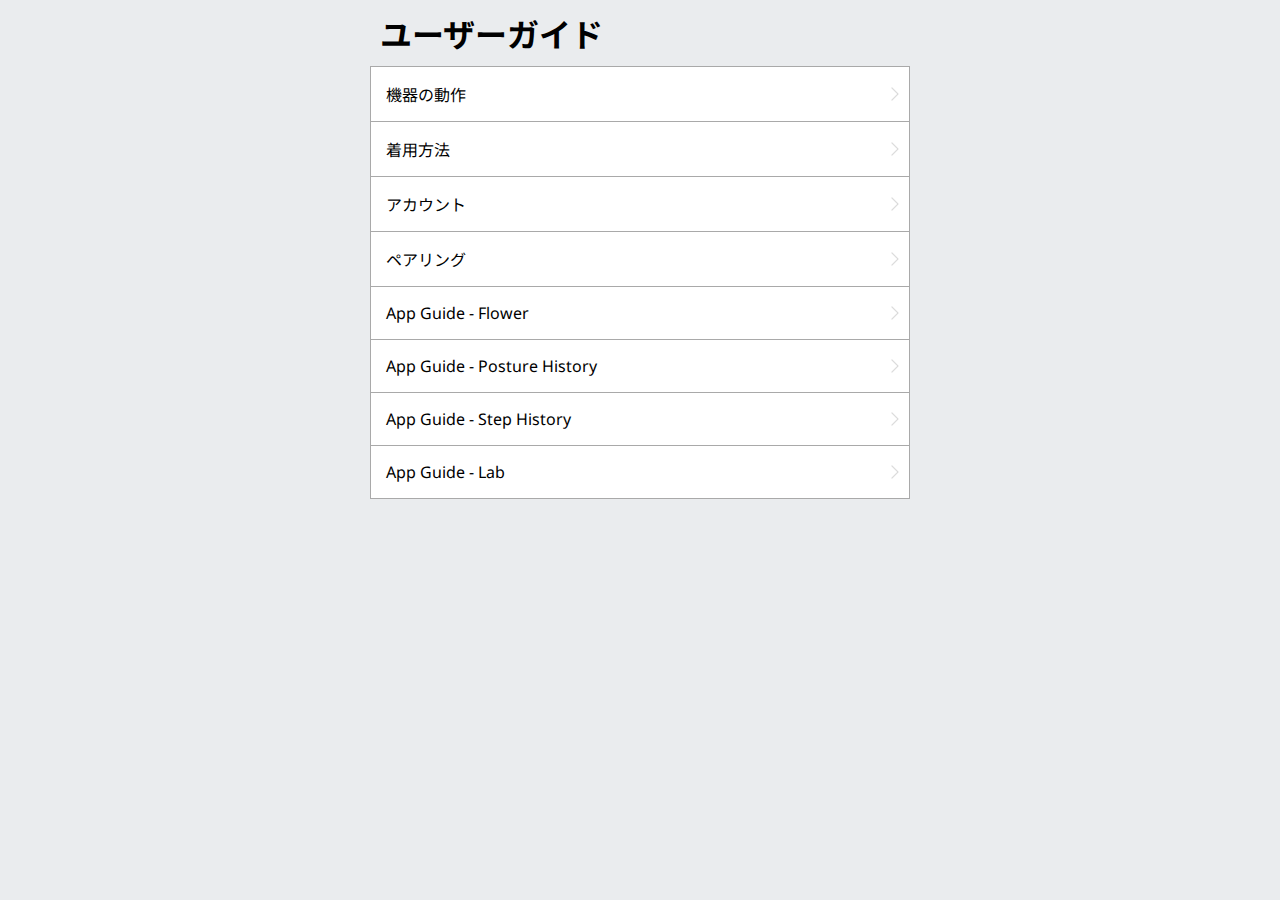
<file: index.html>
<!DOCTYPE html>
<html lang="ja">
<head>
    <meta charset="UTF-8">
    <meta content="width=device-width, initial-scale=1.0" name="viewport">
    <title>Index</title>
    <link href="css/index.css" rel="stylesheet" type="text/css">
</head>

<body>
<div class="container">
    <h2>ユーザーガイド</h2>
    <ul>
        <li>
            <div><a href="how-to-use.html">機器の動作</a></div>
        </li>
        <li>
            <div><a href="how-to-wear.html">着用方法</a></div>
        </li>
        <li>
            <div><a href="app-guide-account.html">アカウント</a></div>
        </li>
        <li>
            <div><a href="app-guide-pairing.html">ペアリング</a></div>
        </li>
        <li>
            <div><a href="app-guide-flower.html">App Guide - Flower</a></div>
        </li>
        <li>
            <div><a href="app-guide-posture-history.html">App Guide - Posture History</a></div>
        </li>
        <li>
            <div><a href="app-guide-step-history.html">App Guide - Step History</a></div>
        </li>
        <li>
            <div><a href="app-guide-lab.html">App Guide - Lab</a></div>
        </li>
    </ul>
</div>
</body>
</html>
</file>
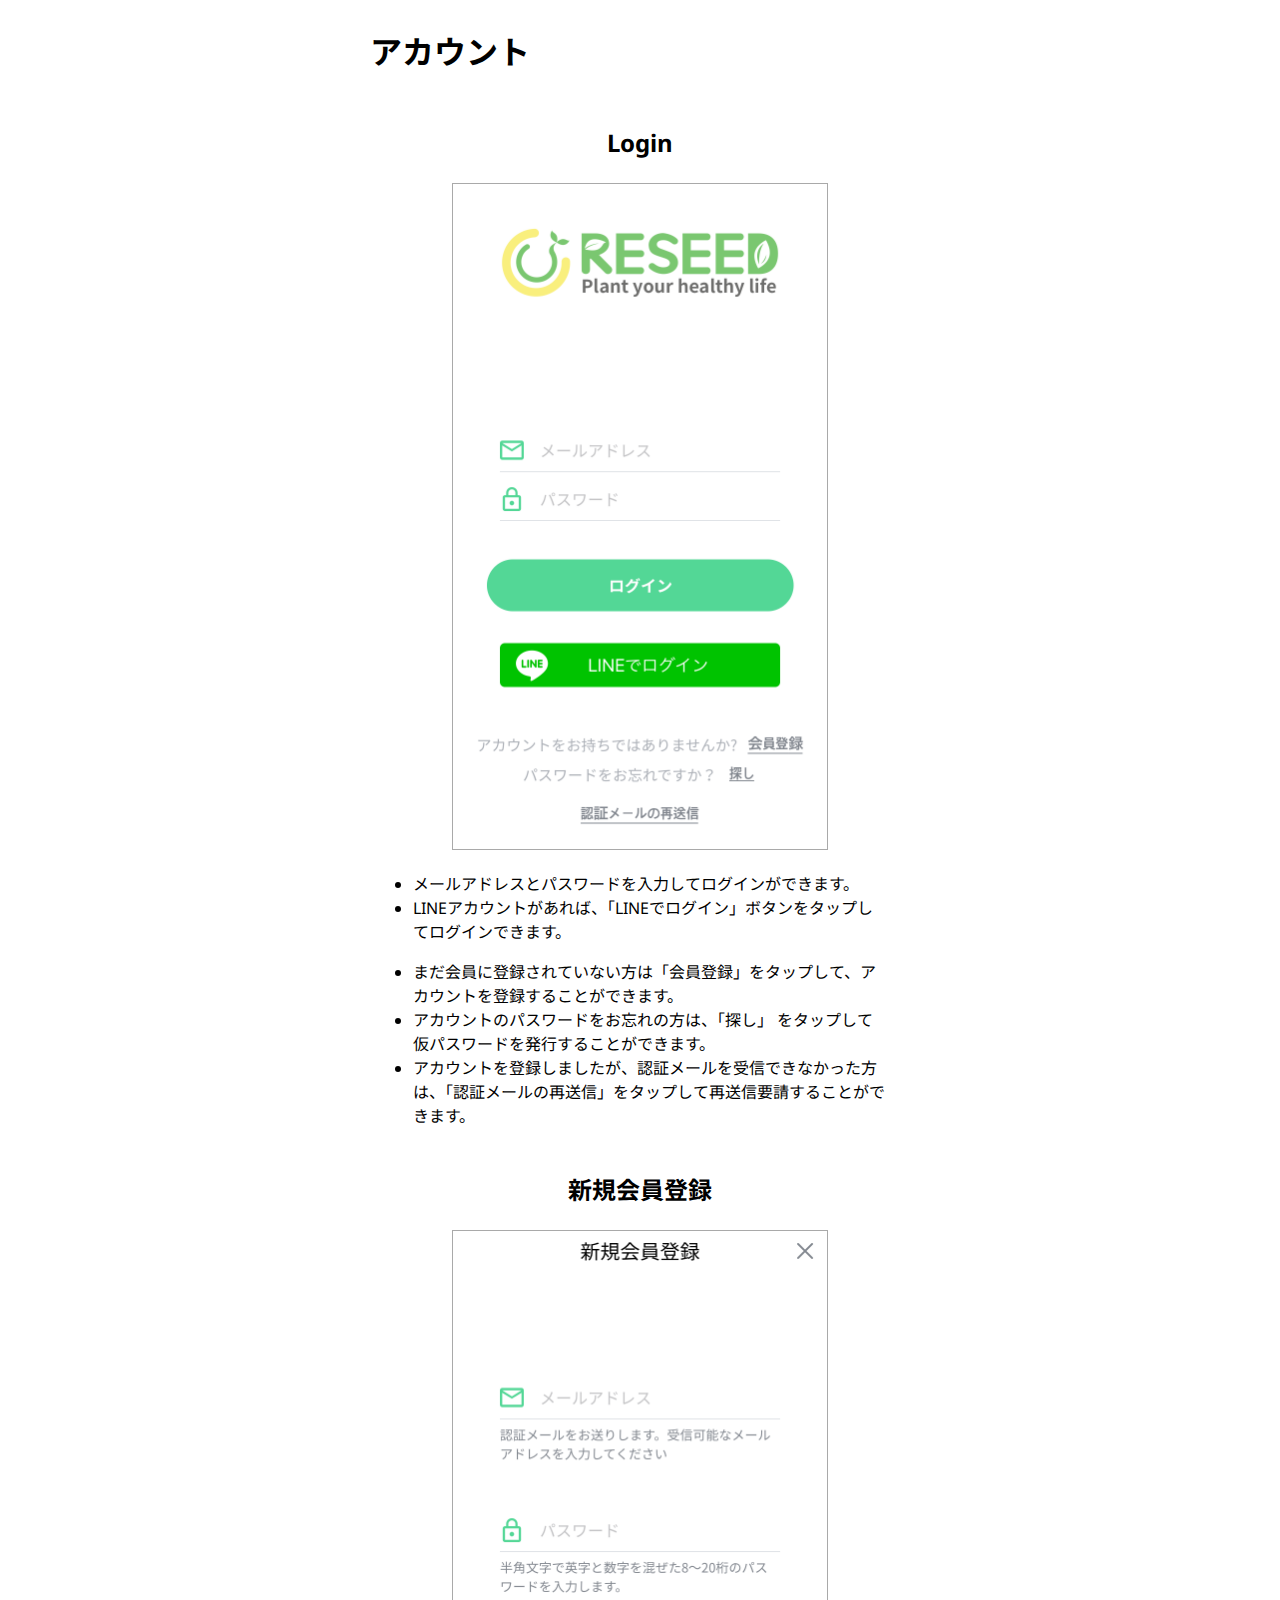
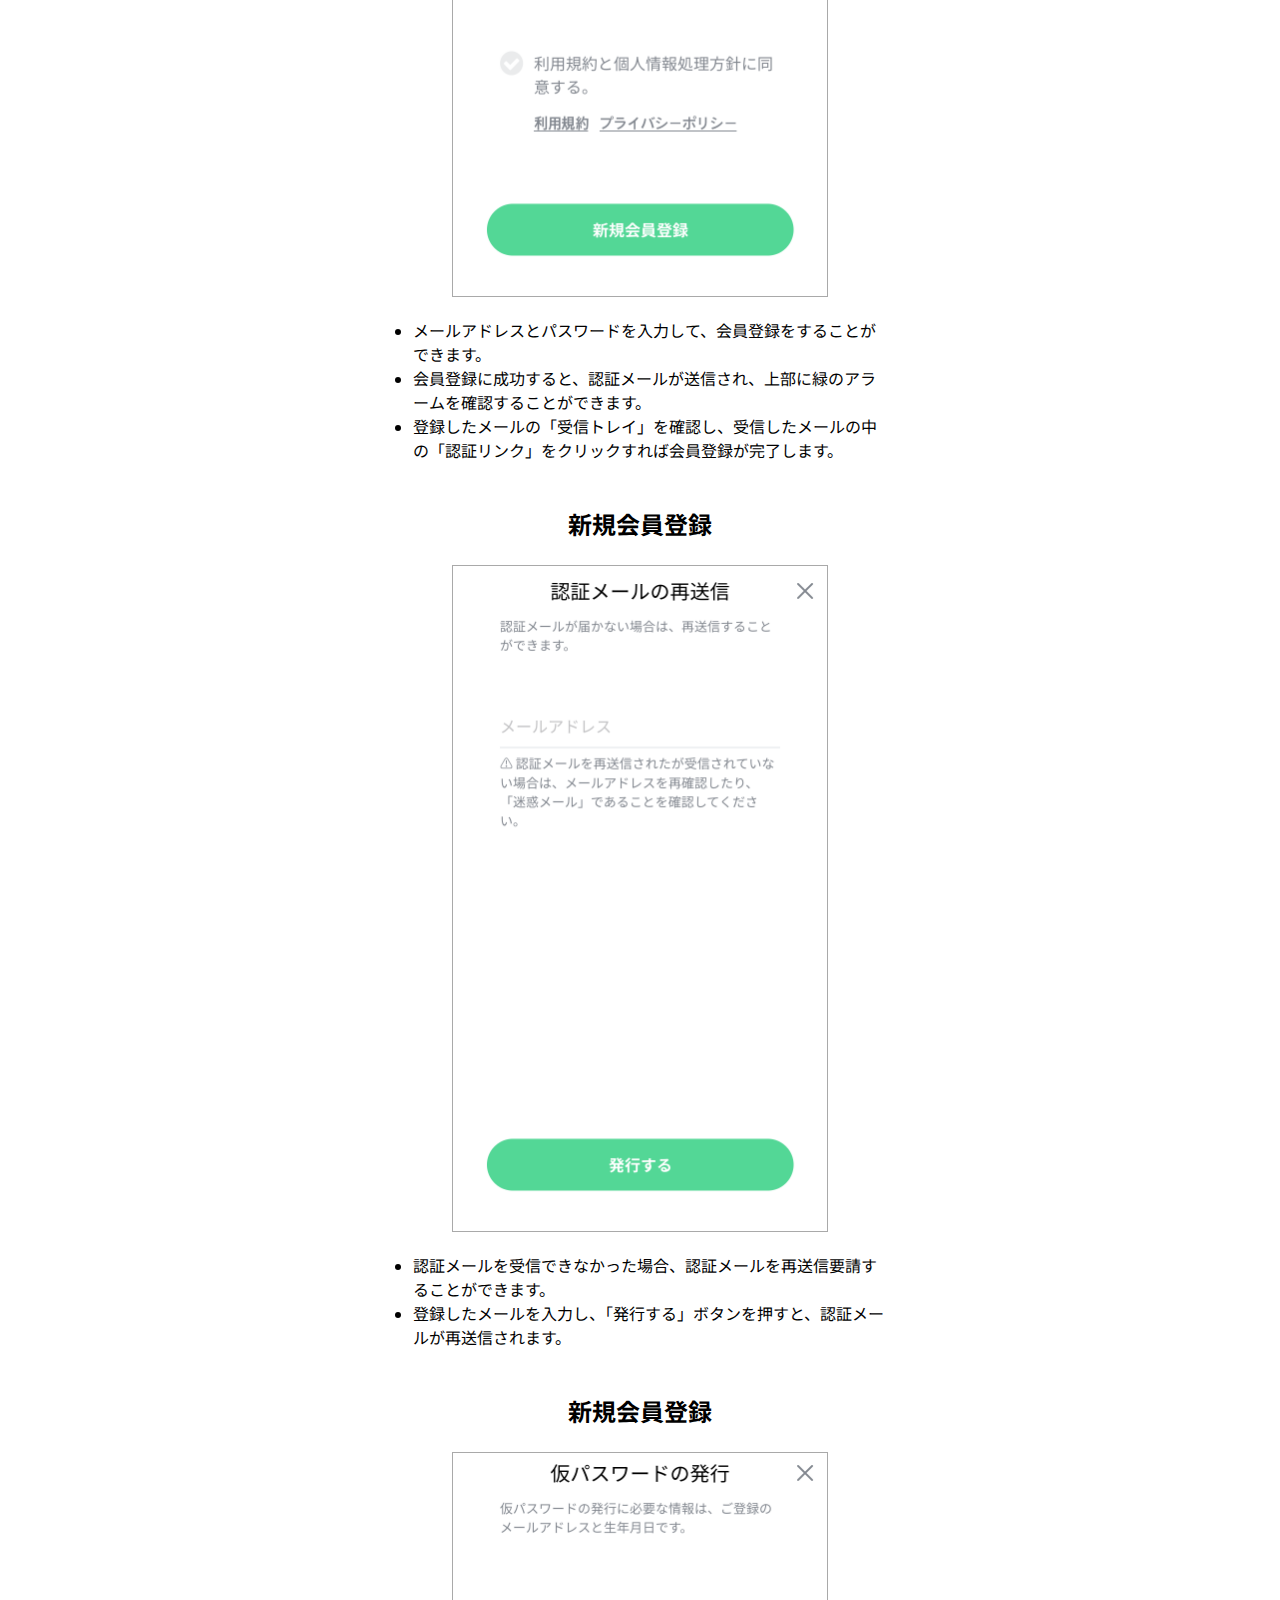
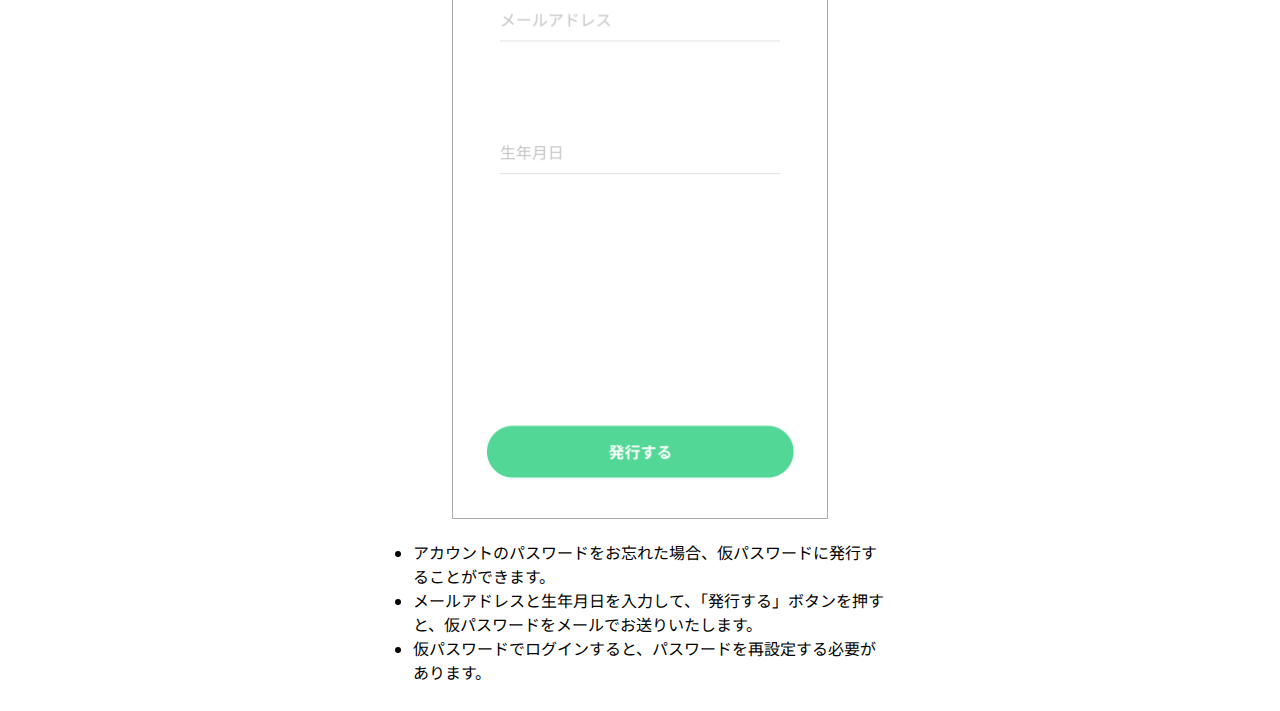
<file: app-guide-account.html>
<!DOCTYPE html>
<html lang="ja">
<head>
    <meta charset="UTF-8">
    <meta content="width=device-width, initial-scale=1.0" name="viewport">
    <title>App Guide - Lab</title>
    <link href="css/content.css" rel="stylesheet" type="text/css">
</head>
<body>
<div class="container">
    <h2>アカウント</h2>
    <table>
        <tr> <!-- Login -->
            <td class="imageTd">
                <div class="imageBox">
                    <h3>Login</h3>
                    <img alt="login.png" class="screenImage" src="resources/login.png">
                </div>
                <div class="explainBox">
                    <ul>
                        <li>メールアドレスとパスワードを入力してログインができます。</li>
                        <li>LINEアカウントがあれば、「LINEでログイン」ボタンをタップしてログインできます。</li>
                    </ul>
                    <ul>
                        <li>まだ会員に登録されていない方は「会員登録」をタップして、アカウントを登録することができます。</li>
                        <li>アカウントのパスワードをお忘れの方は、「探し」 をタップして仮パスワードを発行することができます。</li>
                        <li>アカウントを登録しましたが、認証メールを受信できなかった方は、「認証メールの再送信」をタップして再送信要請することができます。</li>
                    </ul>
                </div>
            </td>
        </tr>
        <tr> <!-- 회원등록 -->
            <td class="imageTd">
                <div class="imageBox">
                    <h3>新規会員登録</h3>
                    <img alt="new_account.png" class="screenImage" src="resources/new_account.png">
                </div>
                <div class="explainBox">

                    <ul>
                        <li>メールアドレスとパスワードを入力して、会員登録をすることができます。</li>
                        <li>会員登録に成功すると、認証メールが送信され、上部に緑のアラームを確認することができます。</li>
                        <li>登録したメールの「受信トレイ」を確認し、受信したメールの中の「認証リンク」をクリックすれば会員登録が完了します。</li>
                    </ul>
                </div>
            </td>
        </tr>

        <tr> <!-- 인증메일 재전송 -->
            <td class="imageTd">
                <div class="imageBox">
                    <h3>新規会員登録</h3>
                    <img alt="resend-authentication.png" class="screenImage" src="resources/resend-authentication.png">
                </div>
                <div class="explainBox">

                    <ul>
                        <li>認証メールを受信できなかった場合、認証メールを再送信要請することができます。</li>
                        <li>登録したメールを入力し、「発行する」ボタンを押すと、認証メールが再送信されます。</li>
                    </ul>
                </div>
            </td>
        </tr>

        <tr> <!-- 임시비밀번호 발급 -->
            <td class="imageTd">
                <div class="imageBox">
                    <h3>新規会員登録</h3>
                    <img alt="temporary-password.png" class="screenImage" src="resources/temporary-password.png">
                </div>
                <div class="explainBox">

                    <ul>
                        <li>アカウントのパスワードをお忘れた場合、仮パスワードに発行することができます。</li>
                        <li>メールアドレスと生年月日を入力して、「発行する」ボタンを押すと、仮パスワードをメールでお送りいたします。</li>
                        <li>仮パスワードでログインすると、パスワードを再設定する必要があります。</li>
                    </ul>
                </div>
            </td>
        </tr>
    </table>
</div>
</body>
</html>
</file>
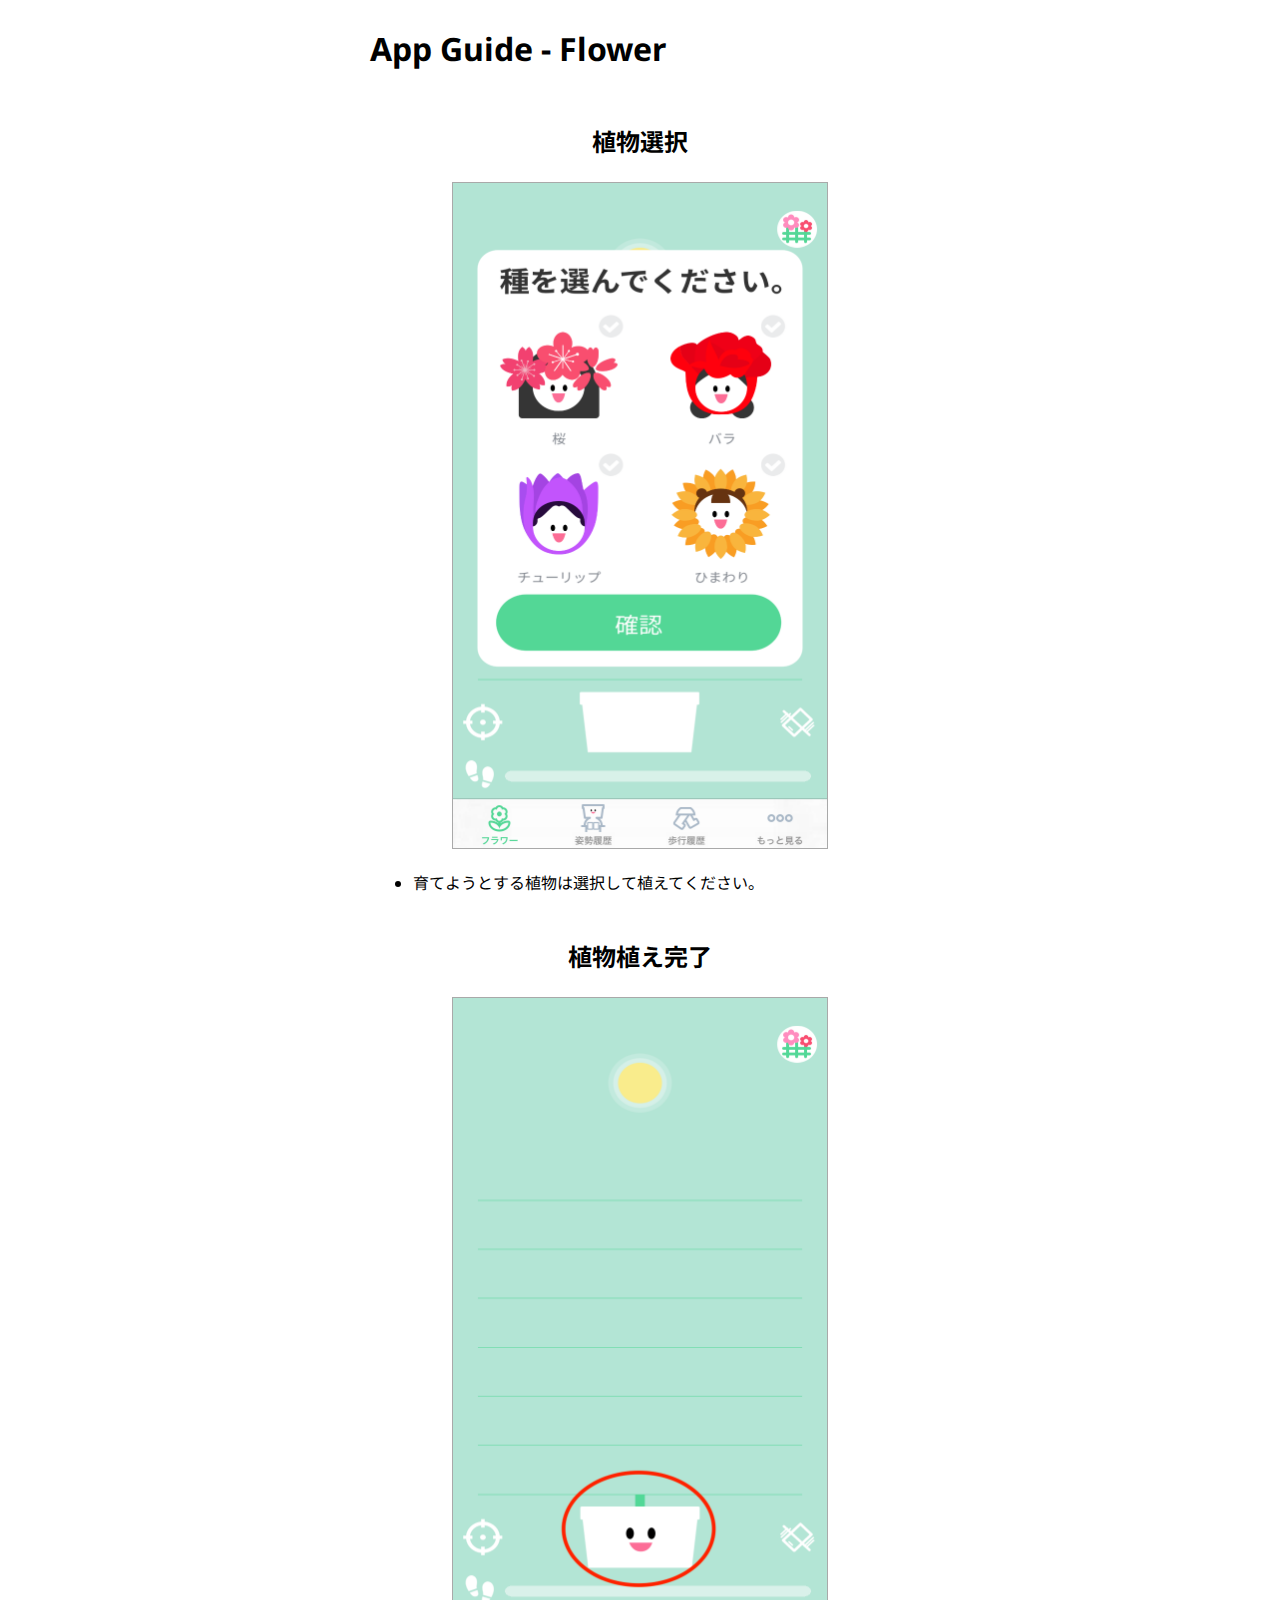
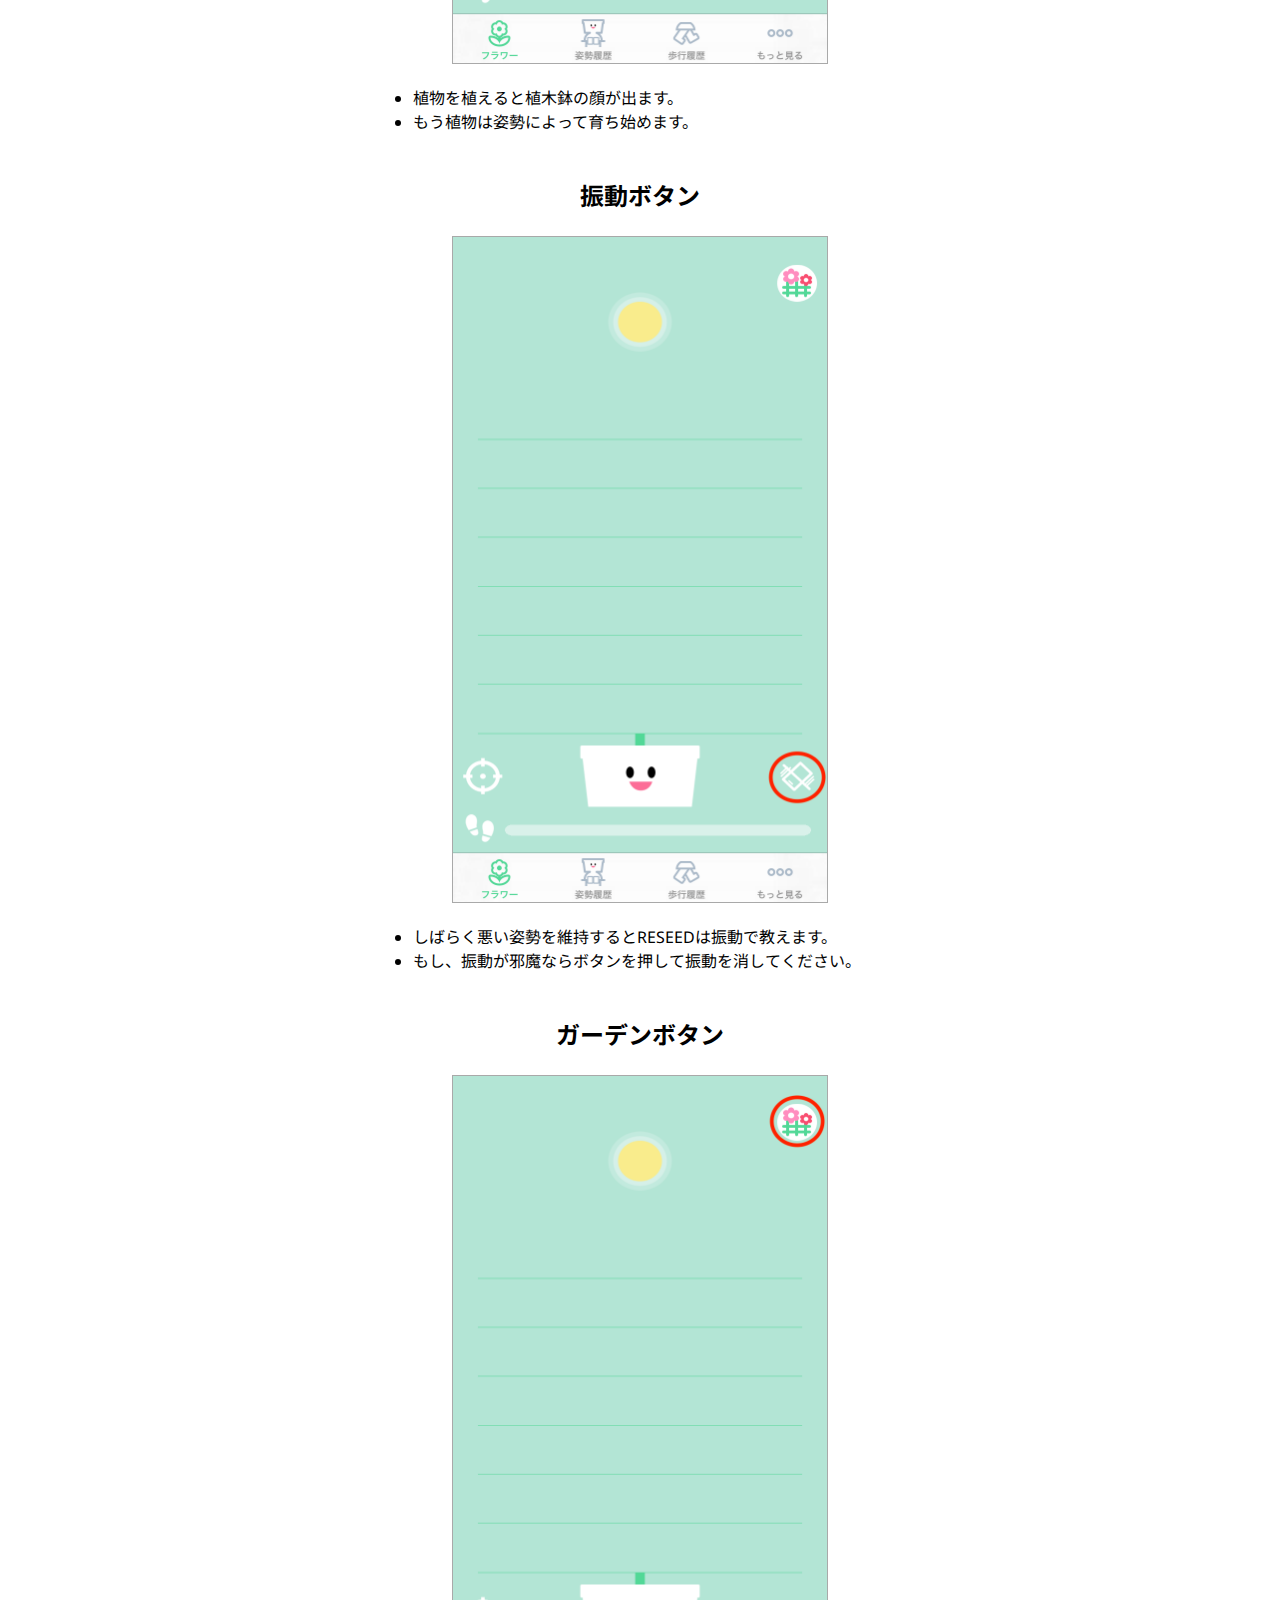
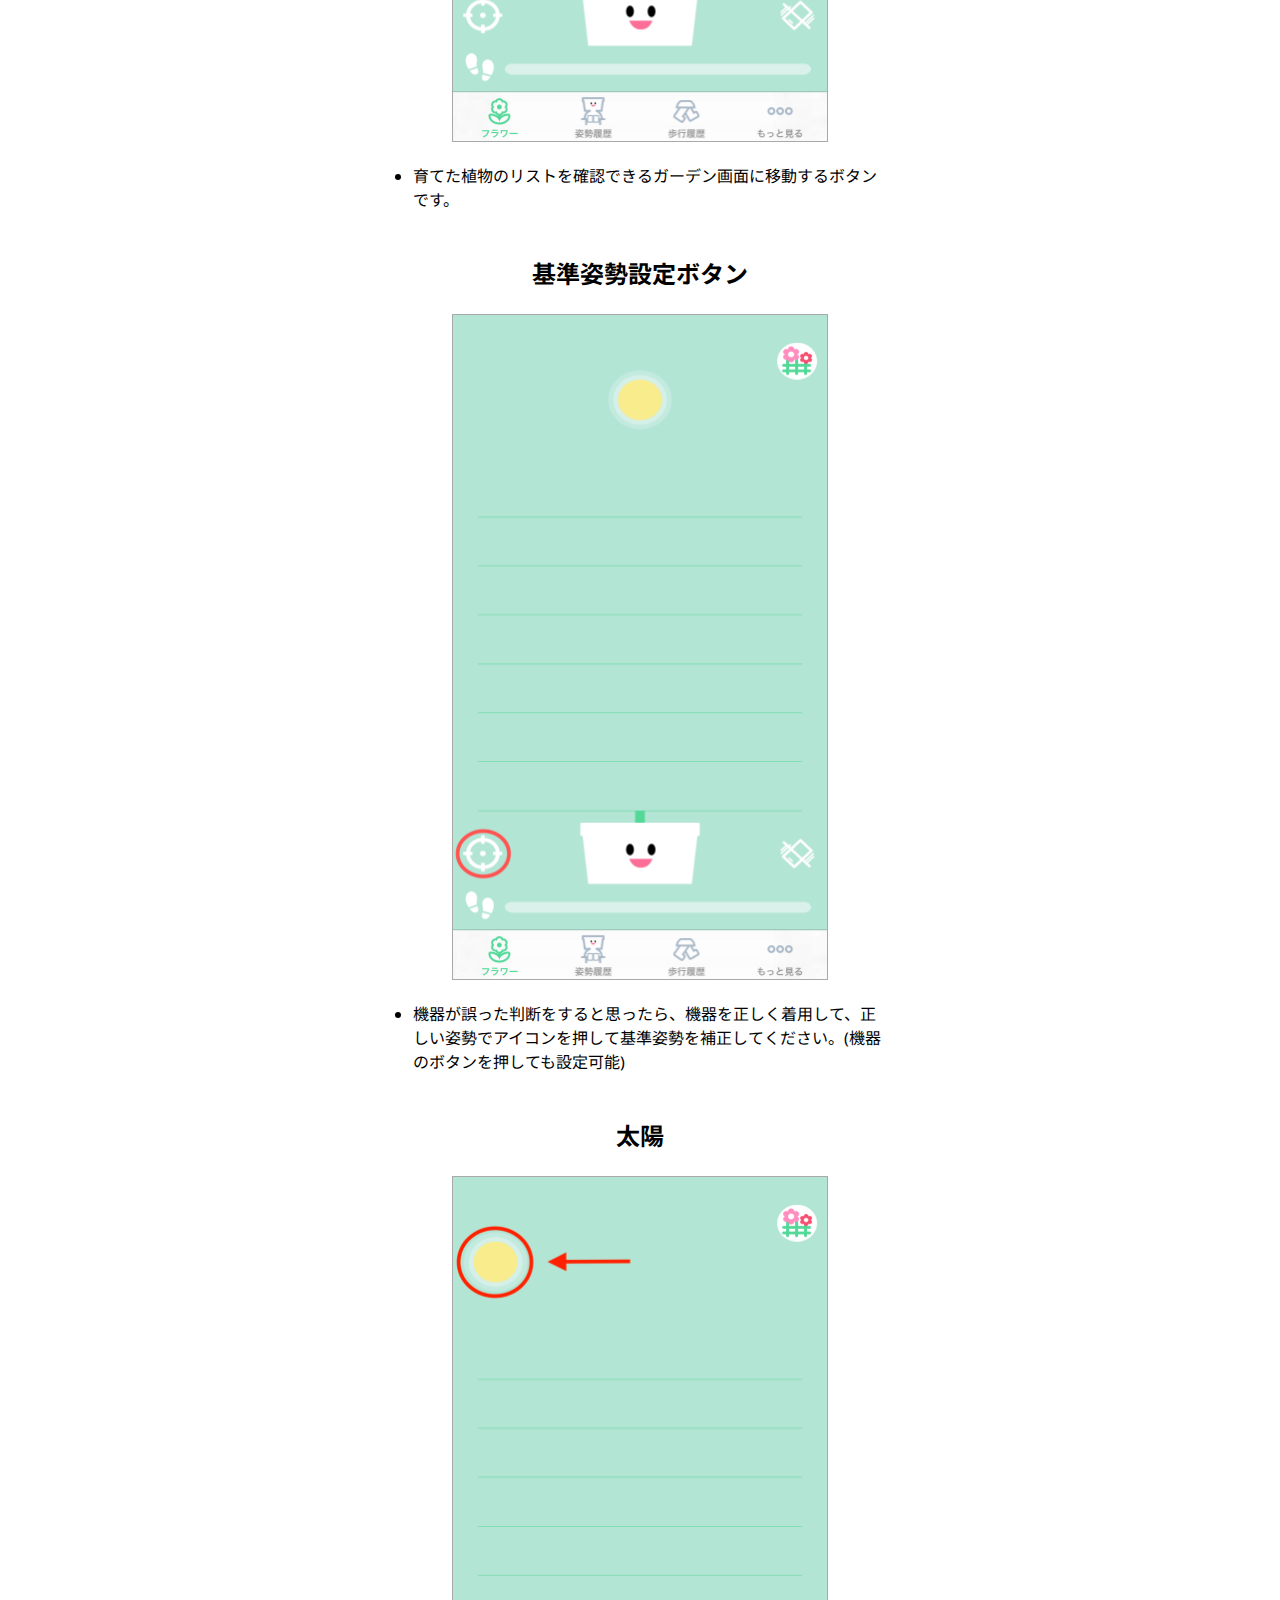
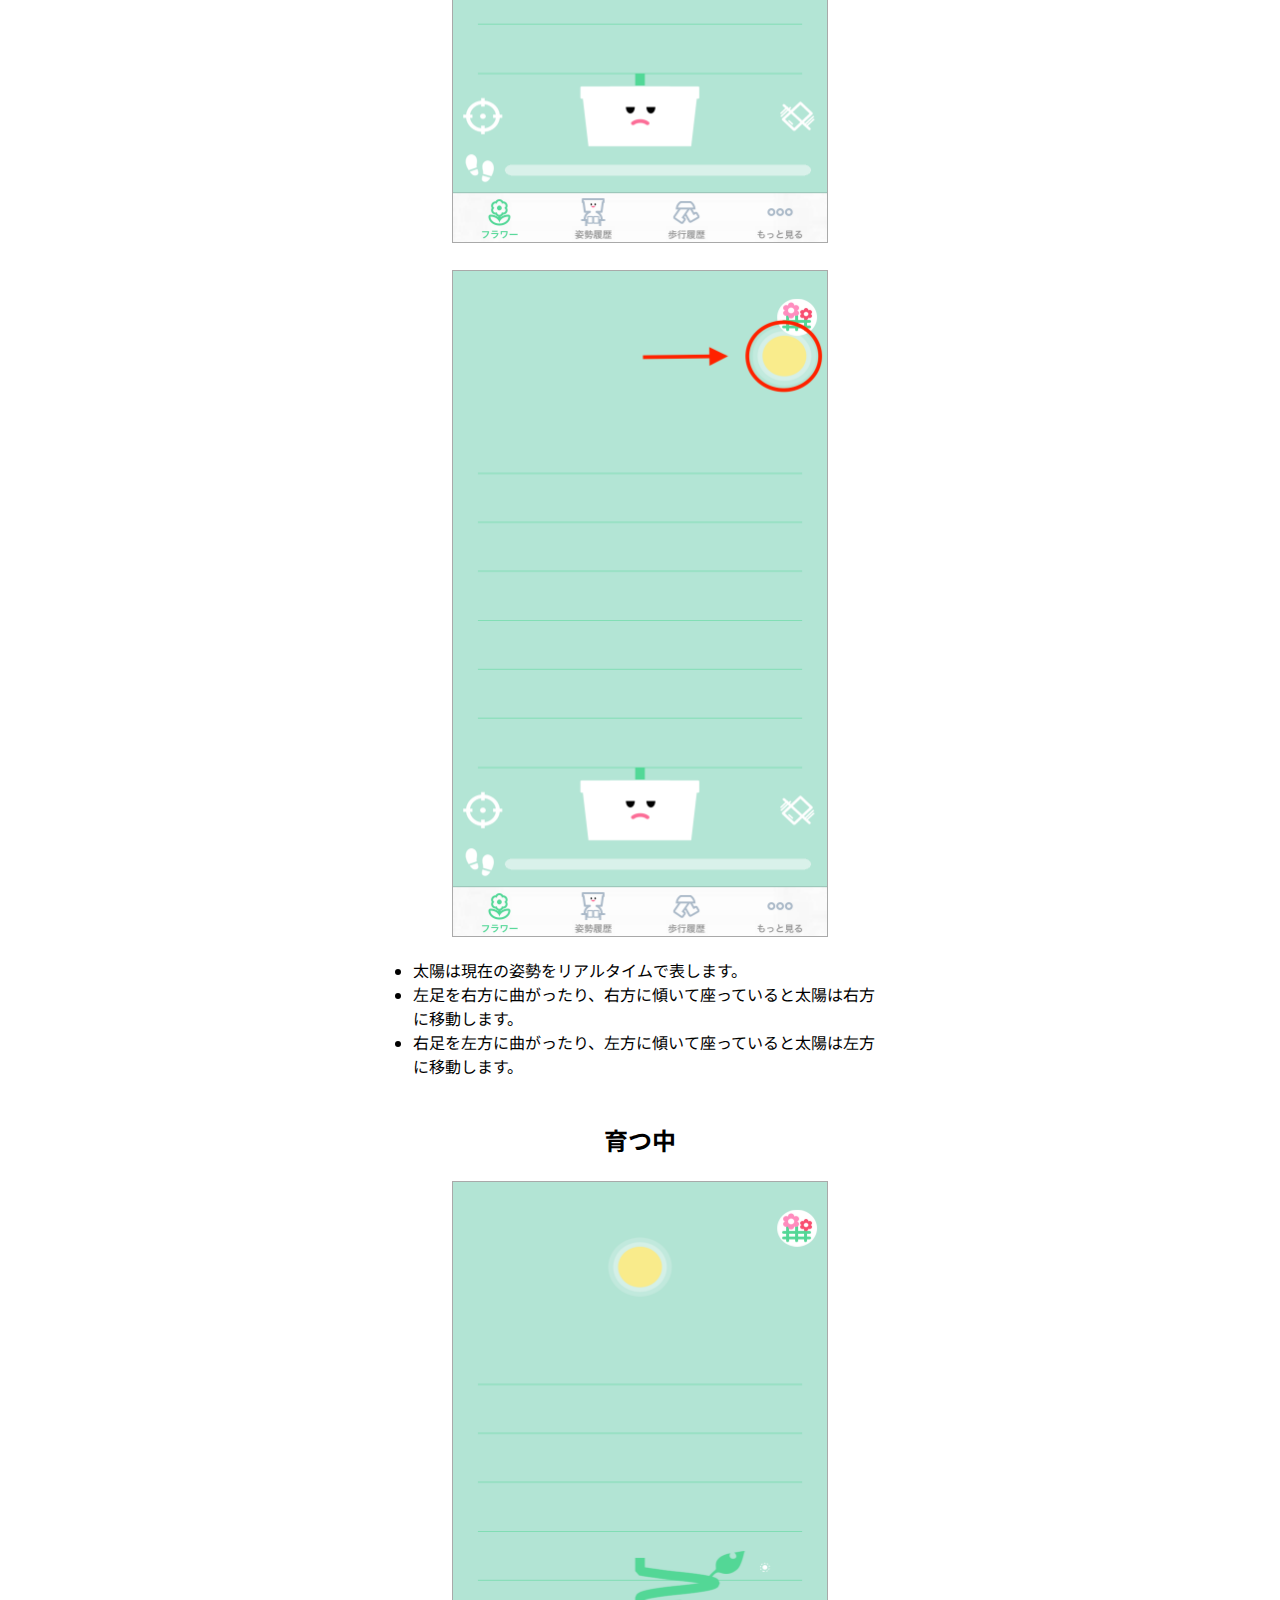
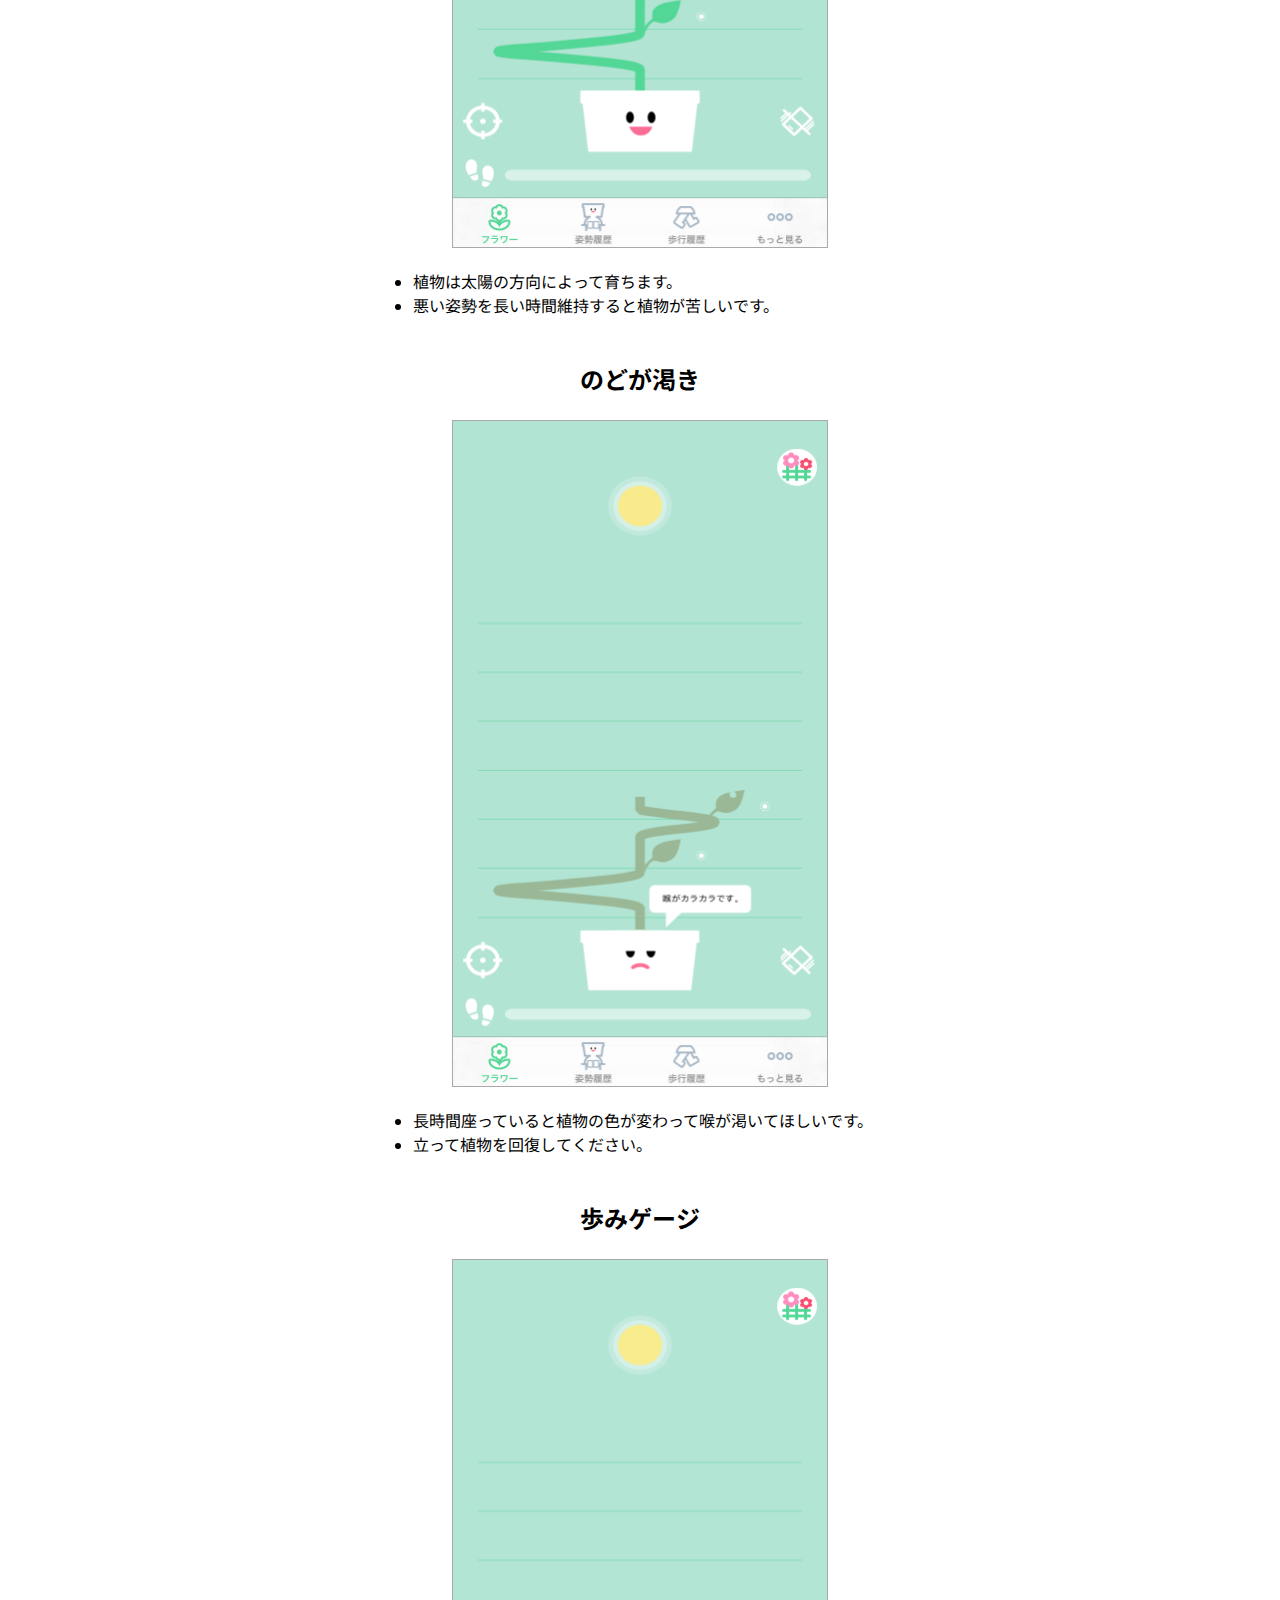
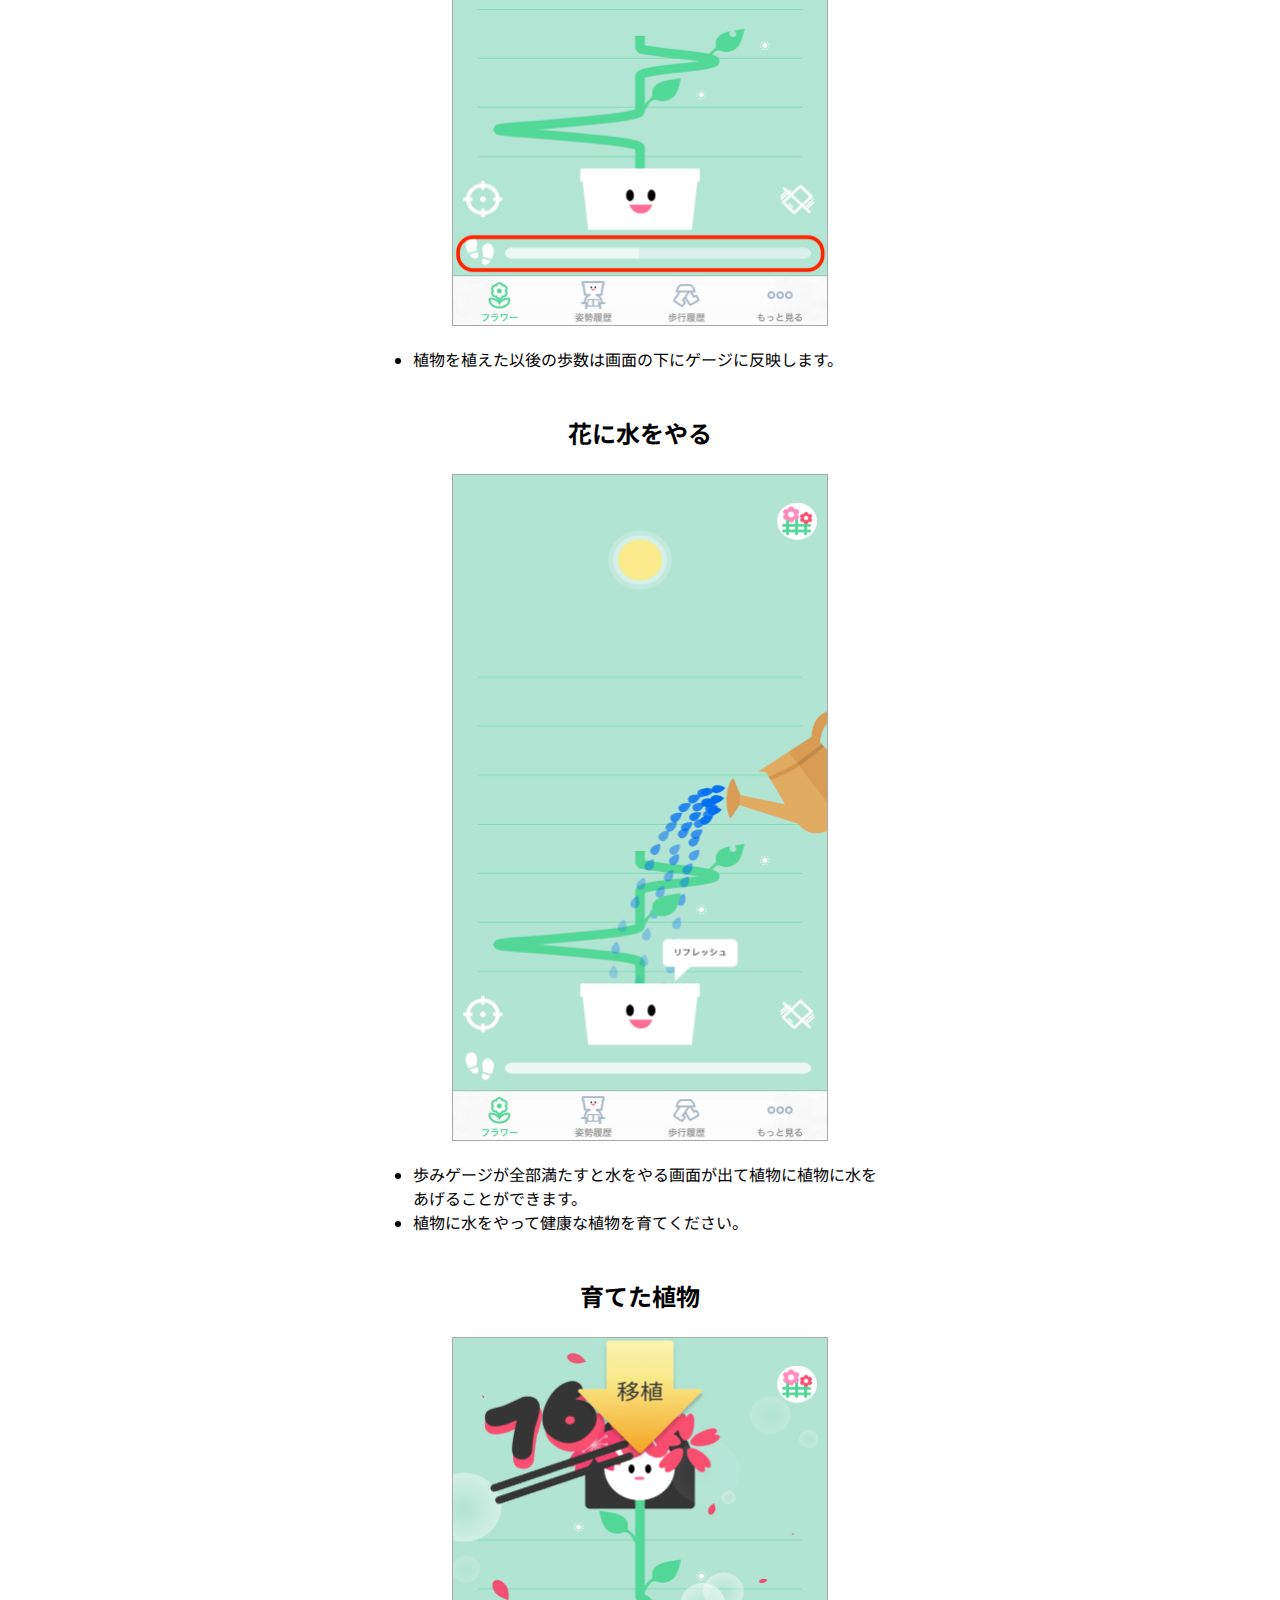
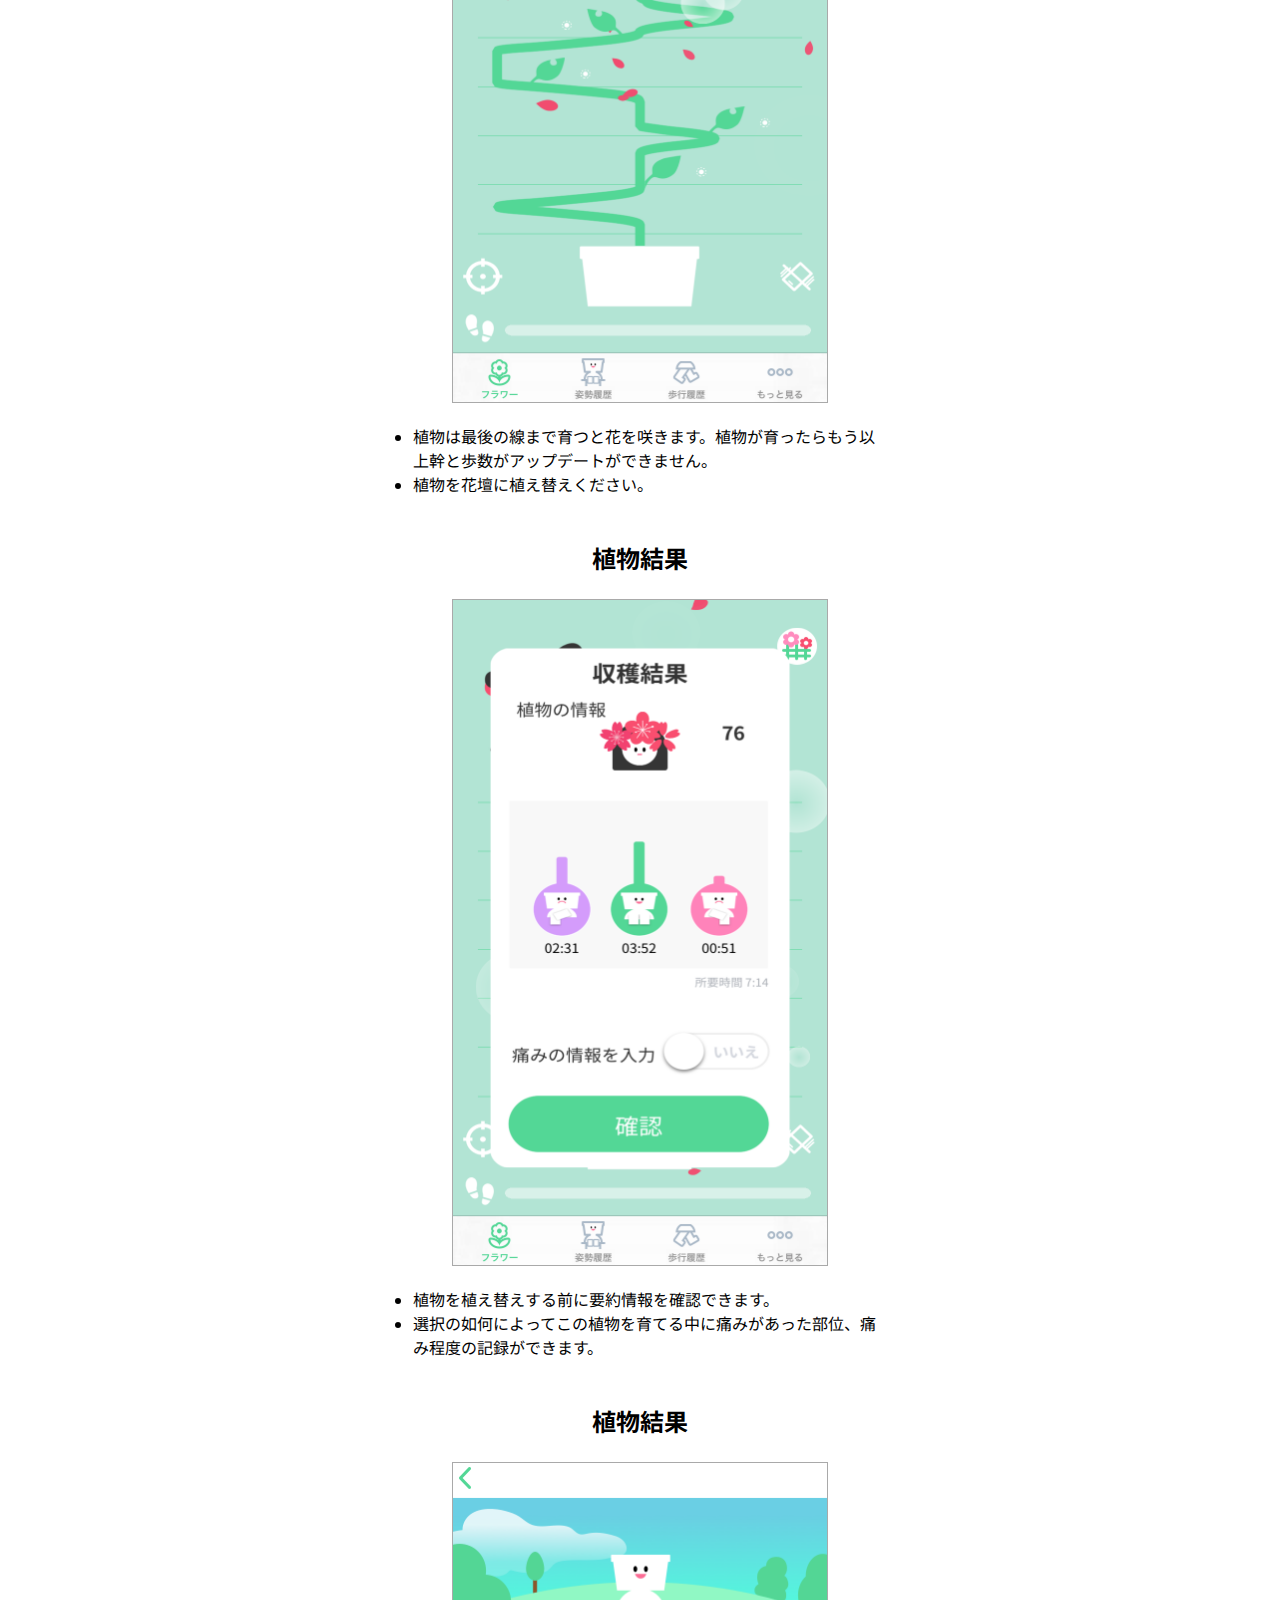
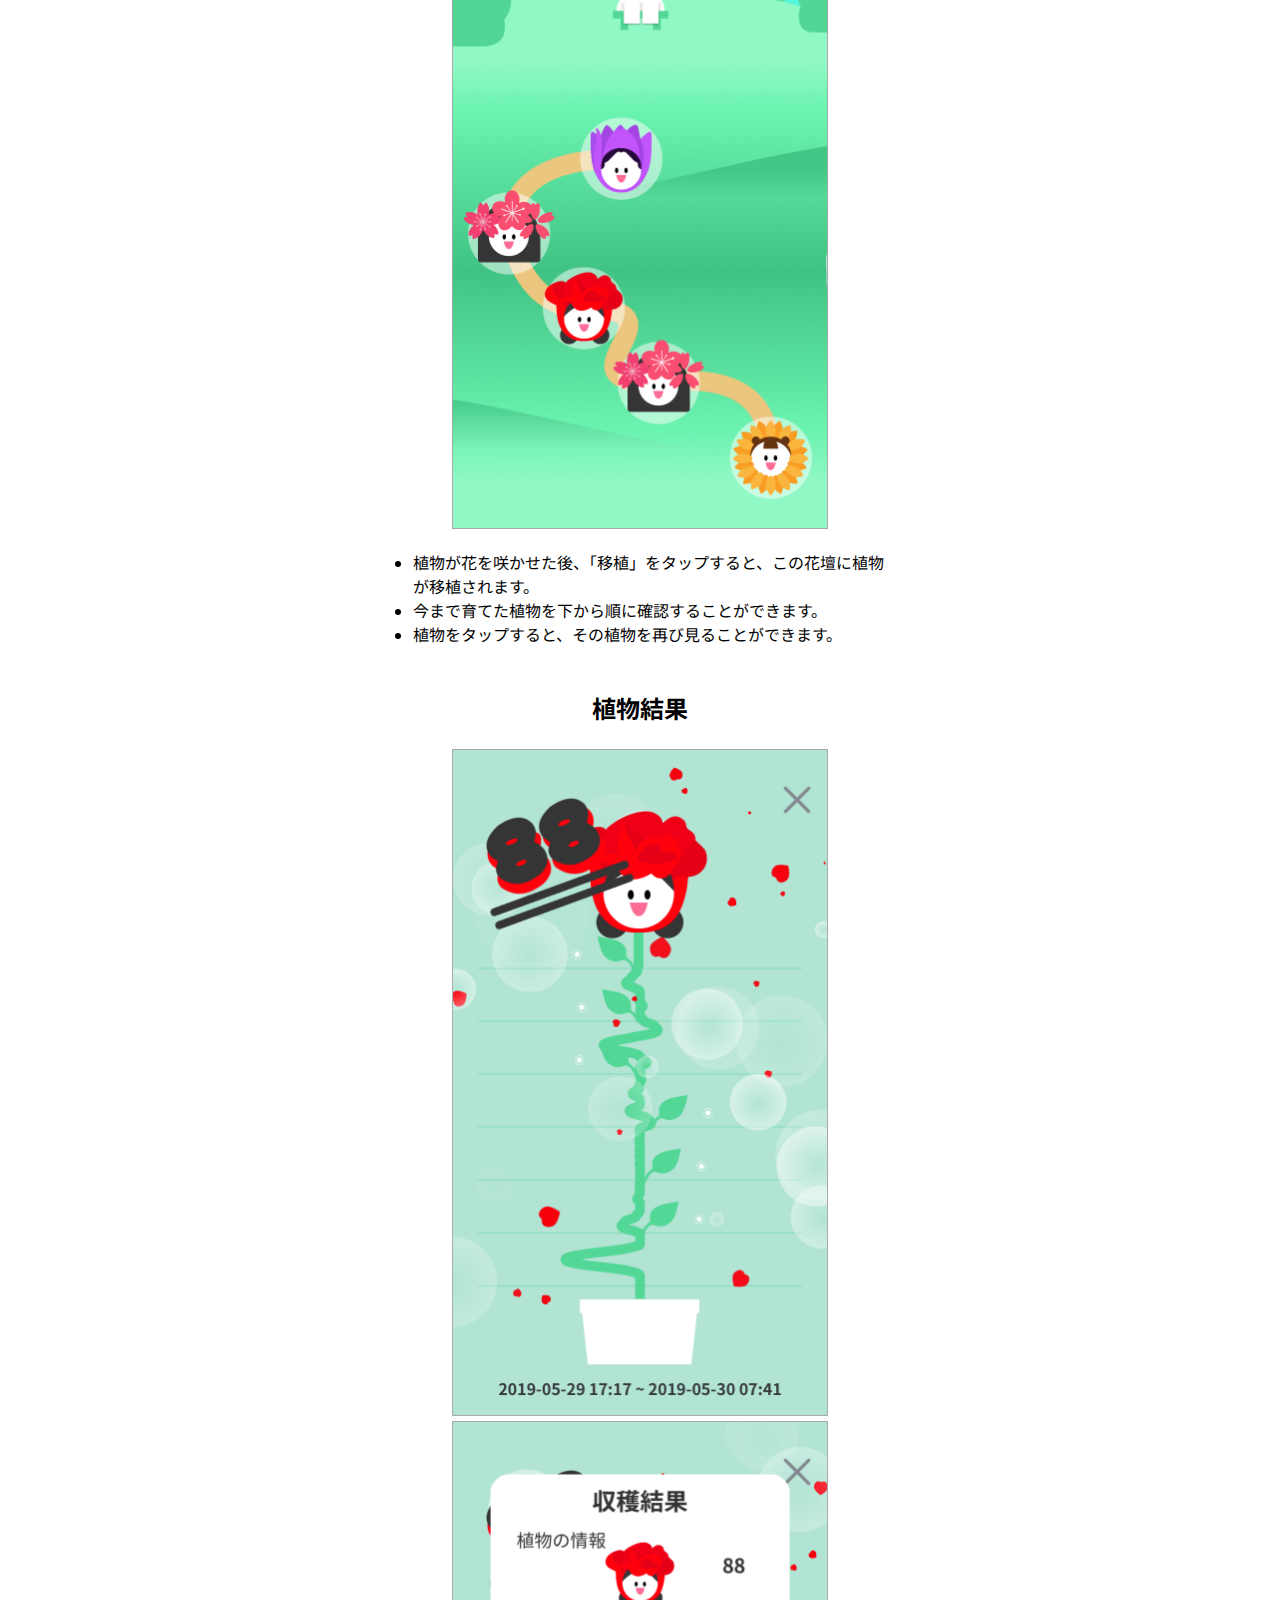
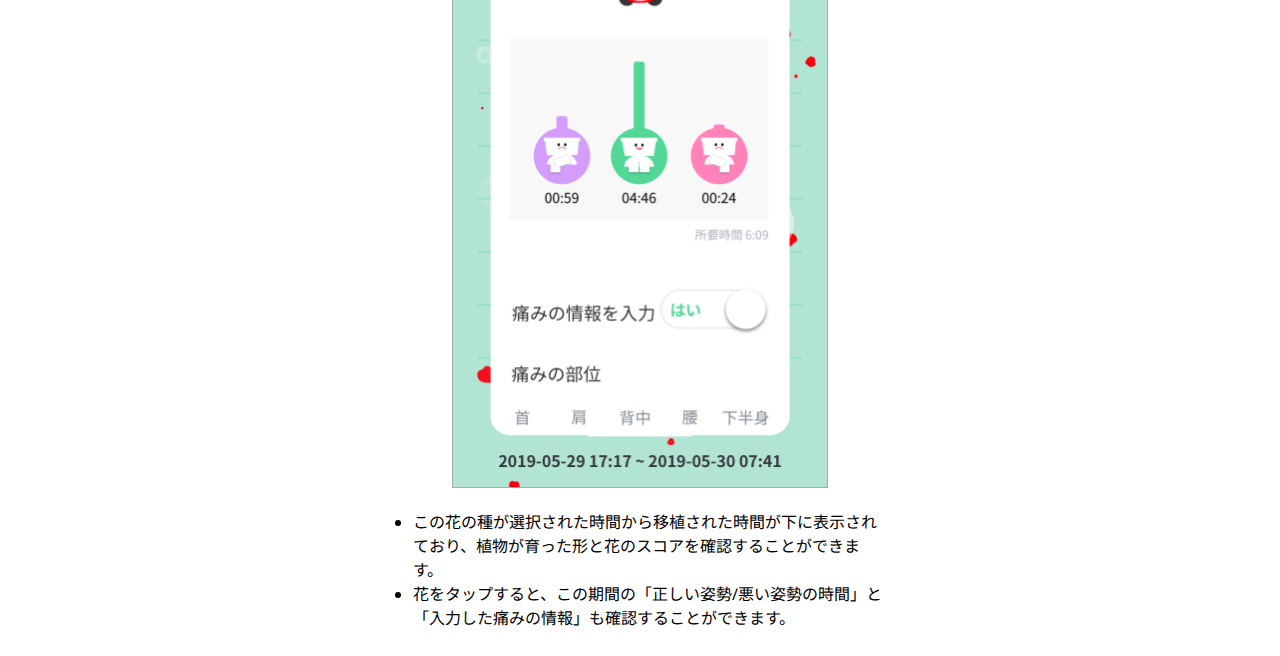
<file: app-guide-flower.html>
<!DOCTYPE html>
<html lang="ja">
<head>
    <meta charset="UTF-8">
    <meta content="width=device-width, initial-scale=1.0" name="viewport">
    <title>App Guide - Flower</title>
    <link href="css/content.css" rel="stylesheet" type="text/css">
</head>
<body>
<div class="container">
    <h2>App Guide - Flower</h2>
    <table>
        <tr> <!-- 식물 선택 화면 -->
            <td class="imageTd">
                <div class="imageBox">
                    <h3>植物選択</h3>
                    <img alt="plant_normal.png" class="screenImage" src="resources/plant_normal.png">
                </div>
                <div class="explainBox">
                    <ul>
                        <li>育てようとする植物は選択して植えてください。</li>
                    </ul>
                </div>
            </td>
        </tr>
        <tr> <!-- 식물 심기 완료 -->
            <td class="imageTd">
                <div class="imageBox">
                    <h3>植物植え完了</h3>
                    <img alt="start_planting.png" class="screenImage" src="resources/start_planting.png">
                </div>
                <div class="explainBox">
                    <ul>
                        <li>植物を植えると植木鉢の顔が出ます。</li>
                        <li>もう植物は姿勢によって育ち始めます。</li>
                    </ul>
                </div>
            </td>
        </tr>

        <tr> <!-- 식물 진동버튼 설정 -->
            <td class="imageTd">
                <div class="imageBox">
                    <h3>振動ボタン</h3>
                    <img alt="vibration_button.png" class="screenImage" src="resources/vibration_button.png">
                </div>
                <div class="explainBox">

                    <ul>
                        <li>しばらく悪い姿勢を維持するとRESEEDは振動で教えます。</li>
                        <li>もし、振動が邪魔ならボタンを押して振動を消してください。</li>
                    </ul>
                </div>
            </td>
        </tr>

        <tr> <!-- 식물 가든버튼 설정 -->
            <td class="imageTd">
                <div class="imageBox">
                    <h3>ガーデンボタン</h3>
                    <img alt="garden_button.png" class="screenImage" src="resources/garden_button.png">
                </div>
                <div class="explainBox">

                    <ul>
                        <li>育てた植物のリストを確認できるガーデン画面に移動するボタンです。</li>
                    </ul>
                </div>
            </td>
        </tr>

        <tr> <!-- 식물 기준자세버 설정 -->
            <td class="imageTd">
                <div class="imageBox">
                    <h3>基準姿勢設定ボタン</h3>
                    <img alt="base_posture_button.png" class="screenImage" src="resources/base_posture_button.png">
                </div>
                <div class="explainBox">

                    <ul>
                        <li>機器が誤った判断をすると思ったら、機器を正しく着用して、正しい姿勢でアイコンを押して基準姿勢を補正してください。(機器のボタンを押しても設定可能)</li>
                    </ul>
                </div>
            </td>
        </tr>

        <tr> <!-- 식물 해 방향 설명-->
            <td class="imageTd">
                <div class="imageBox">
                    <h3>太陽</h3>
                    <img alt="move_sun_left_direction.png" class="screenImage"
                         src="resources/move_sun_left_direction.png">
                    <br/><br/>
                    <img alt="move_sun_right_direction.png" class="screenImage"
                         src="resources/move_sun_right_direction.png">
                </div>

                <div class="explainBox">

                    <ul>
                        <li>太陽は現在の姿勢をリアルタイムで表します。</li>
                        <li>左足を右方に曲がったり、右方に傾いて座っていると太陽は右方に移動します。</li>
                        <li>右足を左方に曲がったり、左方に傾いて座っていると太陽は左方に移動します。</li>
                    </ul>
                </div>
            </td>
        </tr>

        <tr> <!-- 식물 자라는 중-->
            <td class="imageTd">
                <div class="imageBox">
                    <h3>育つ中</h3>
                    <img alt="grow_plant.png" class="screenImage" src="resources/grow_plant.png">
                </div>
                <div class="explainBox">
                    <ul>
                        <li>植物は太陽の方向によって育ちます。</li>
                        <li>悪い姿勢を長い時間維持すると植物が苦しいです。</li>
                    </ul>
                </div>
            </td>

        </tr>

        <tr> <!-- 식물 목마름-->
            <td class="imageTd">
                <div class="imageBox">
                    <h3>のどが渇き</h3>
                    <img alt="thirsty_plant.png" class="screenImage" src="resources/thirsty_plant.png">
                </div>
                <div class="explainBox">
                    <ul>
                        <li>長時間座っていると植物の色が変わって喉が渇いてほしいです。</li>
                        <li>立って植物を回復してください。</li>
                    </ul>
                </div>
            </td>
        </tr>

        <tr> <!-- 식물 걸음 게이지 -->
            <td class="imageTd">
                <div class="imageBox">
                    <h3>歩みゲージ</h3>
                    <img alt="step_gauge.png" class="screenImage" src="resources/step_gauge.png">
                </div>
                <div class="explainBox">
                    <ul>
                        <li>植物を植えた以後の歩数は画面の下にゲージに反映します。</li>
                    </ul>
                </div>
            </td>
        </tr>

        <tr> <!-- 식물 물주기-->
            <td class="imageTd">
                <div class="imageBox">
                    <h3>花に水をやる</h3>
                    <img alt="watering_action.png" class="screenImage" src="resources/watering_action.png">
                </div>
                <div class="explainBox">

                    <ul>
                        <li>歩みゲージが全部満たすと水をやる画面が出て植物に植物に水をあげることができます。</li>
                        <li>植物に水をやって健康な植物を育てください。</li>
                    </ul>
                </div>
            </td>
        </tr>

        <tr> <!-- 식물 다 자람 -->
            <td class="imageTd">
                <div class="imageBox">
                    <h3>育てた植物</h3>
                    <img alt="bloom.png" class="screenImage" src="resources/bloom.png">
                </div>
                <div class="explainBox">
                    <ul>
                        <li>植物は最後の線まで育つと花を咲きます。植物が育ったらもう以上幹と歩数がアップデートができません。</li>
                        <li>植物を花壇に植え替えください。</li>
                    </ul>
                </div>
            </td>
        </tr>

        <tr> <!-- 식물 요약정보 -->
            <td class="imageTd">
                <div class="imageBox">
                    <h3>植物結果</h3>
                    <img alt="result.png" class="screenImage" src="resources/result.png">
                </div>
                <div class="explainBox">

                    <ul>
                        <li>植物を植え替えする前に要約情報を確認できます。</li>
                        <li>選択の如何によってこの植物を育てる中に痛みがあった部位、痛み程度の記録ができます。</li>
                    </ul>
                </div>
            </td>
        </tr>

        <tr> <!-- 화단 목록 -->
            <td class="imageTd">
                <div class="imageBox">
                    <h3>植物結果</h3>
                    <img alt="garden.png" class="screenImage" src="resources/garden.png">
                </div>
                <div class="explainBox">

                    <ul>
                        <li>植物が花を咲かせた後、「移植」をタップすると、この花壇に植物が移植されます。</li>
                        <li>今まで育てた植物を下から順に確認することができます。</li>
                        <li>植物をタップすると、その植物を再び見ることができます。</li>
                    </ul>
                </div>
            </td>
        </tr>

        <tr> <!-- 화단 식물 다시보기 -->
            <td class="imageTd">
                <div class="imageBox">
                    <h3>植物結果</h3>
                    <img alt="garden_replay.png" class="screenImage" src="resources/garden_replay.png">
                    <img alt="garden_replay_detail.png" class="screenImage" src="resources/garden_replay_detail.png">
                </div>
                <div class="explainBox">

                    <ul>
                        <li>この花の種が選択された時間から移植された時間が下に表示されており、植物が育った形と花のスコアを確認することができます。</li>
                        <li>花をタップすると、この期間の「正しい姿勢/悪い姿勢の時間」と「入力した痛みの情報」も確認することができます。</li>
                    </ul>
                </div>
            </td>
        </tr>

    </table>
</div>
</body>
</html>
</file>
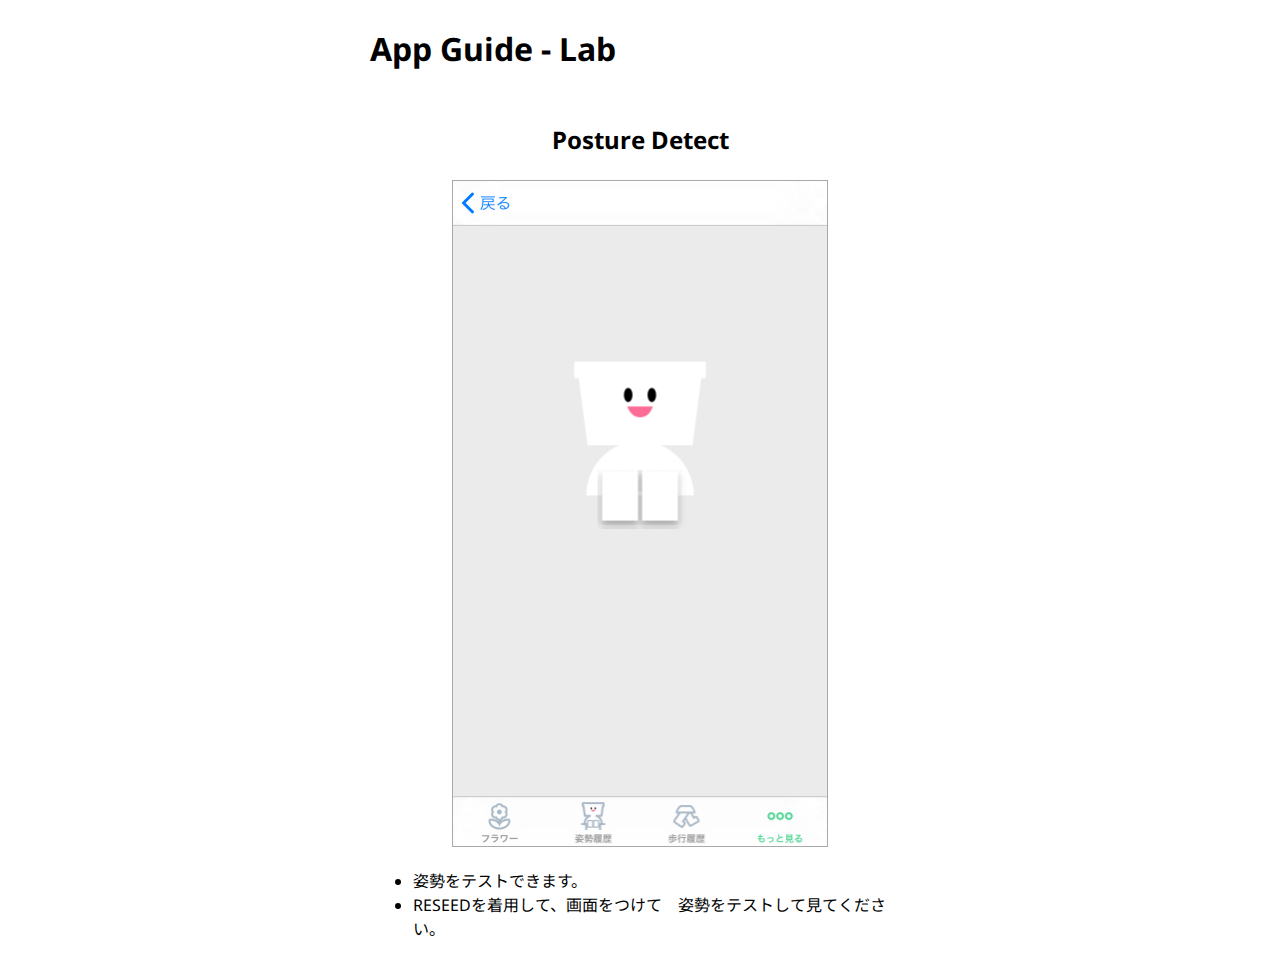
<file: app-guide-lab.html>
<!DOCTYPE html>
<html lang="ja">
<head>
    <meta charset="UTF-8">
    <meta content="width=device-width, initial-scale=1.0" name="viewport">
    <title>App Guide - Lab</title>
    <link href="css/content.css" rel="stylesheet" type="text/css">
</head>
<body>
<div class="container">
    <h2>App Guide - Lab</h2>
    <table>
        <tr> <!-- 실험실 - Posture Detect -->
            <td class="imageTd">
                <div class="imageBox">
                    <h3>Posture Detect</h3>
                    <img alt="posture_detect.png" class="screenImage" src="resources/posture_detect.png">
                </div>
                <div class="explainBox">

                    <ul>
                        <li>姿勢をテストできます。</li>
                        <li>RESEEDを着用して、画面をつけて　姿勢をテストして見てください。</li>
                    </ul>
                </div>
            </td>
        </tr>
        <!-- 실험실 - Walk Monitor
        <tr>
            <td class="imageTd">
                <div class="imageBox">
                    <h3>実験室-　Walk Monitor</h3>
                    <img alt="walk_monitor.png" class="screenImage" src="resources/walk_monitor.png">
                </div>
                <div class="explainBox">

                    <ul>
                        <li>足取りバランスを　テストできます。</li>
                        <li>SEEDを着用して、画面をつけた携帯を持って、スタートを押して歩んでみてください。</li>
                        <li>ストップを押すとバランスを結果が出ます。</li>
                    </ul>
                </div>
            </td>
        </tr>
        -->
    </table>
</div>
</body>
</html>
</file>
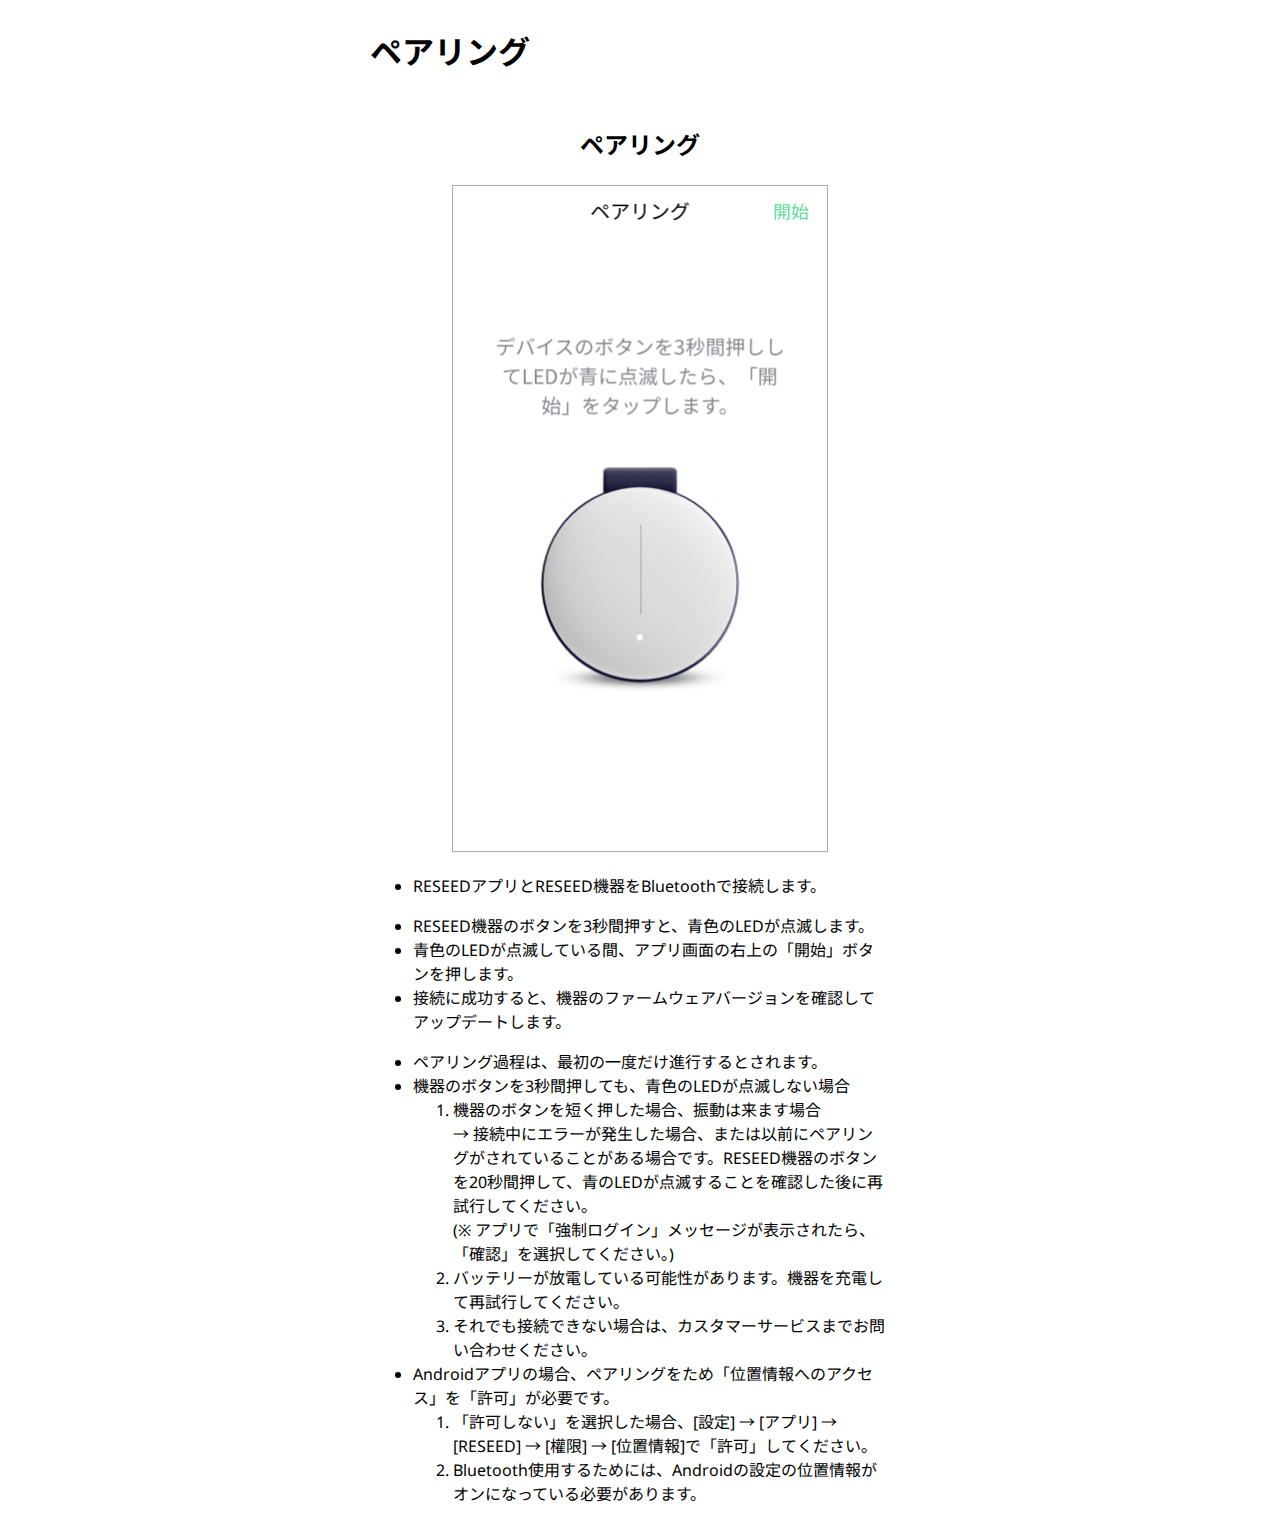
<file: app-guide-pairing.html>
<!DOCTYPE html>
<html lang="ja">
<head>
    <meta charset="UTF-8">
    <meta content="width=device-width, initial-scale=1.0" name="viewport">
    <title>App Guide - Lab</title>
    <link href="css/content.css" rel="stylesheet" type="text/css">
</head>
<body>
<div class="container">
    <h2>ペアリング</h2>
    <table>
        <tr> <!-- 페어링 -->
            <td class="imageTd">
                <div class="imageBox">
                    <h3>ペアリング</h3>
                    <img alt="pairing.png" class="screenImage" src="resources/pairing.png">
                </div>
                <div class="explainBox">
                    <ul>
                        <li>RESEEDアプリとRESEED機器をBluetoothで接続します。</li>
                    </ul>
                    <ul>
                        <li>RESEED機器のボタンを3秒間押すと、青色のLEDが点滅します。</li>
                        <li>青色のLEDが点滅している間、アプリ画面の右上の「開始」ボタンを押します。</li>
                        <li>接続に成功すると、機器のファームウェアバージョンを確認してアップデートします。</li>
                    </ul>
                    <ul>
                        <li>ペアリング過程は、最初の一度だけ進行するとされます。</li>
                        <li>機器のボタンを3秒間押しても、青色のLEDが点滅しない場合</li>
                            <ol>
                                <li>機器のボタンを短く押した場合、振動は来ます場合
                                    <br/>→ 接続中にエラーが発生した場合、または以前にペアリングがされていることがある場合です。RESEED機器のボタンを20秒間押して、青のLEDが点滅することを確認した後に再試行してください。 <br/>(※ アプリで「強制ログイン」メッセージが表示されたら、「確認」を選択してください。)</li>
                                <li>バッテリーが放電している可能性があります。機器を充電して再試行してください。</li>
                                <li>それでも接続できない場合は、カスタマーサービスまでお問い合わせください。</li>
                            </ol>
                        <li>Androidアプリの場合、ペアリングをため「位置情報へのアクセス」を「許可」が必要です。</li>
                            <ol>
                                <li>「許可しない」を選択した場合、[設定] → [アプリ] → [RESEED] → [權限] → [位置情報]で「許可」してください。</li>
                                <li>Bluetooth使用するためには、Androidの設定の位置情報がオンになっている必要があります。</li>
                            </ol>
                    </ul>
                </div>
            </td>
        </tr>
    </table>
</div>
</body>
</html>
</file>
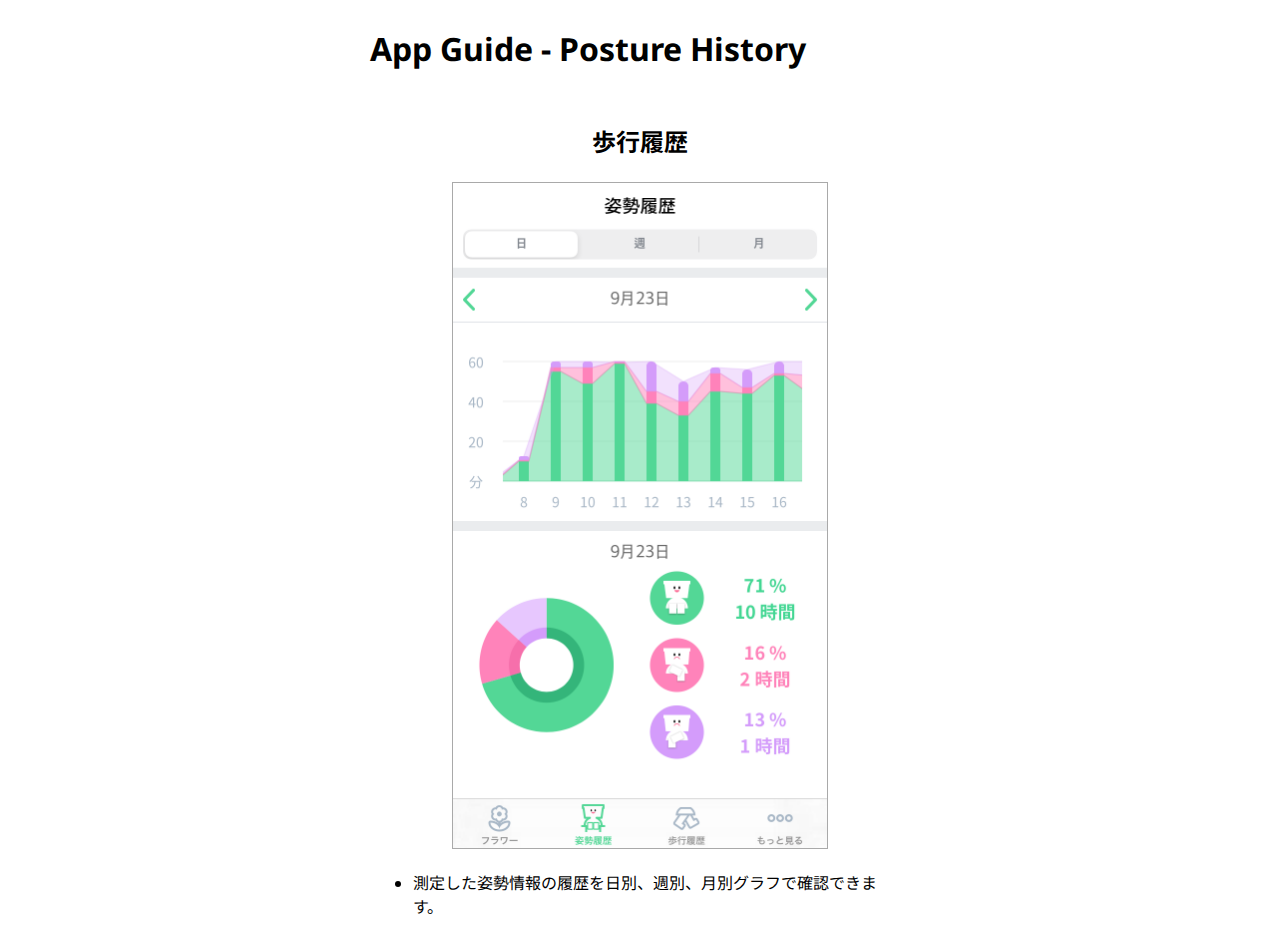
<file: app-guide-posture-history.html>
<!DOCTYPE html>
<html lang="ja">
<head>
    <meta charset="UTF-8">
    <meta content="width=device-width, initial-scale=1.0" name="viewport">
    <title>App Guide - Posture History</title>
    <link href="css/content.css" rel="stylesheet" type="text/css">
</head>
<body>
<div class="container">
    <h2>App Guide - Posture History</h2>
    <table>
        <tr> <!-- 자세통계 화면 -->
            <td class="imageTd">
                <div class="imageBox">
                    <h3>歩行履歴</h3>
                    <img alt="posture_history.png" class="screenImage" src="resources/posture_history.png">
                </div>
                <div class="explainBox">

                    <ul>
                        <li>測定した姿勢情報の履歴を日別、週別、月別グラフで確認できます。</li>
                    </ul>
                </div>
            </td>
        </tr>
    </table>

</div>
</body>
</html>
</file>
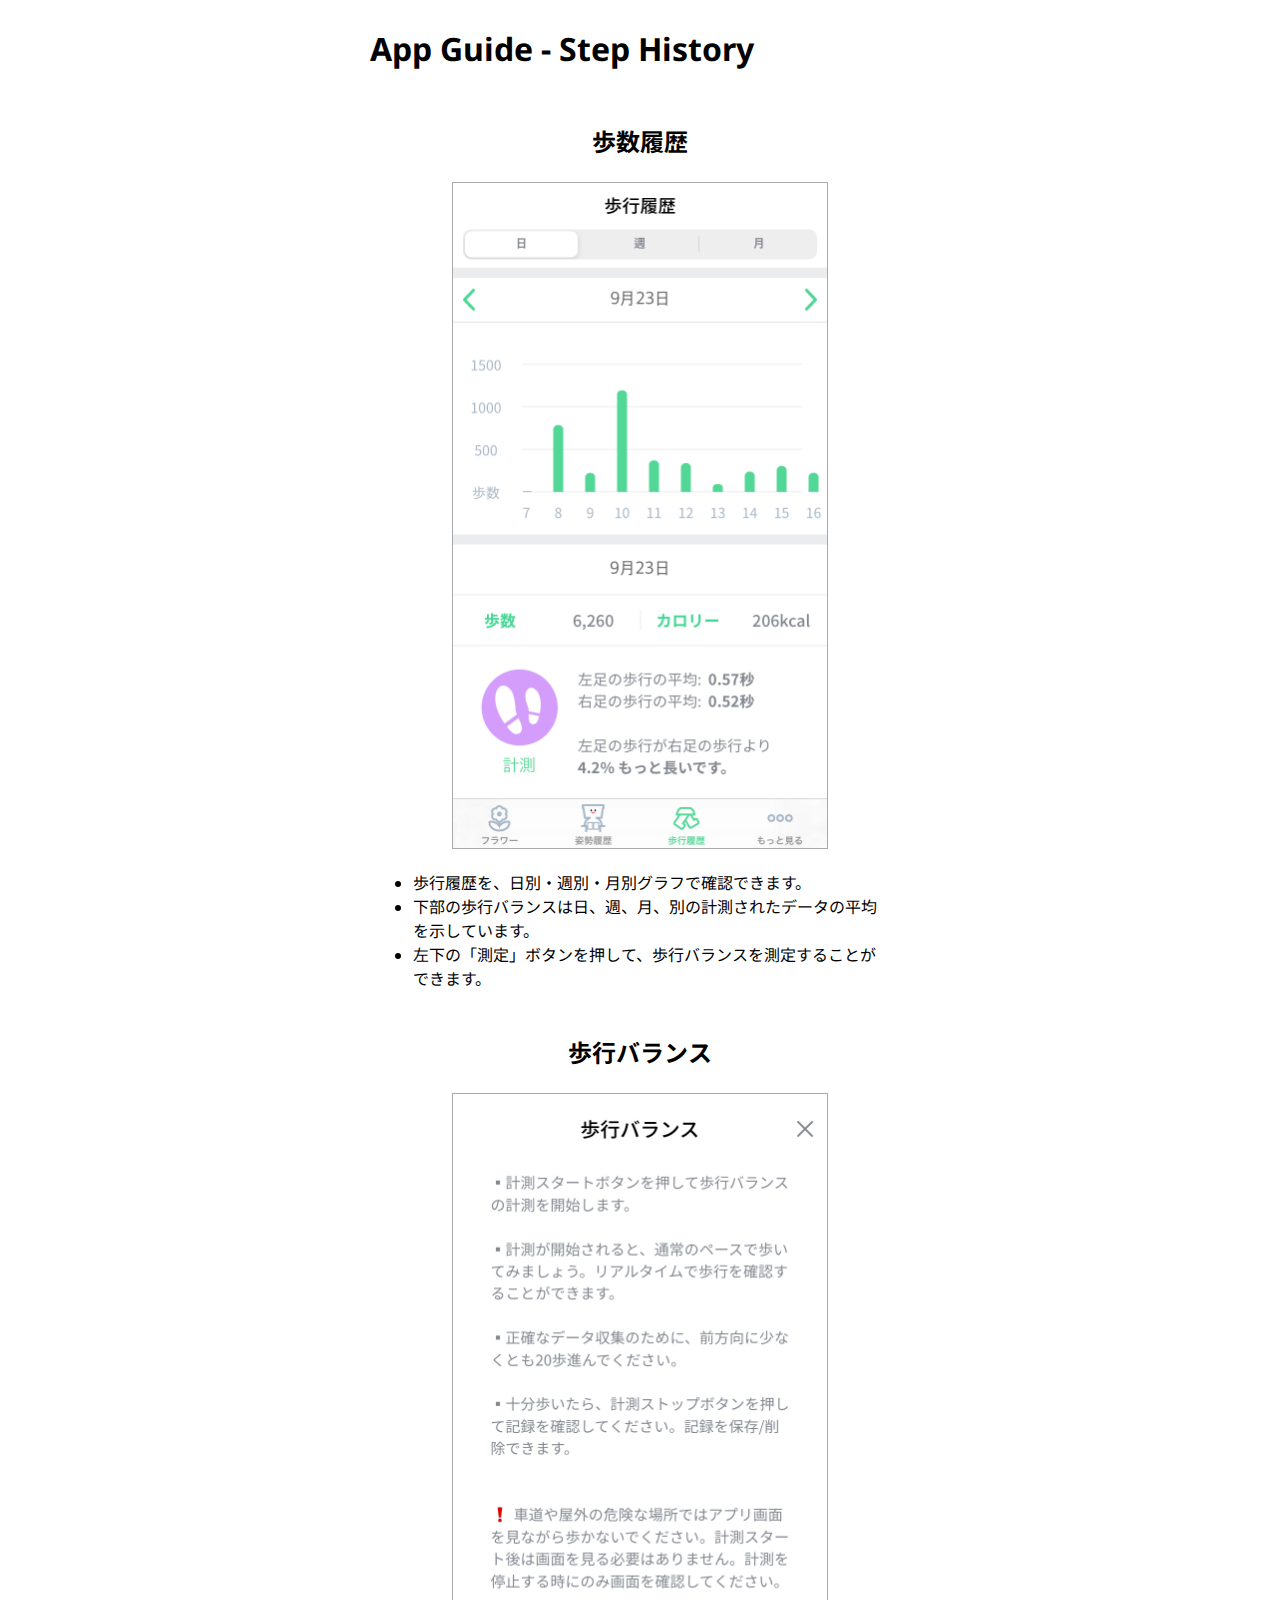
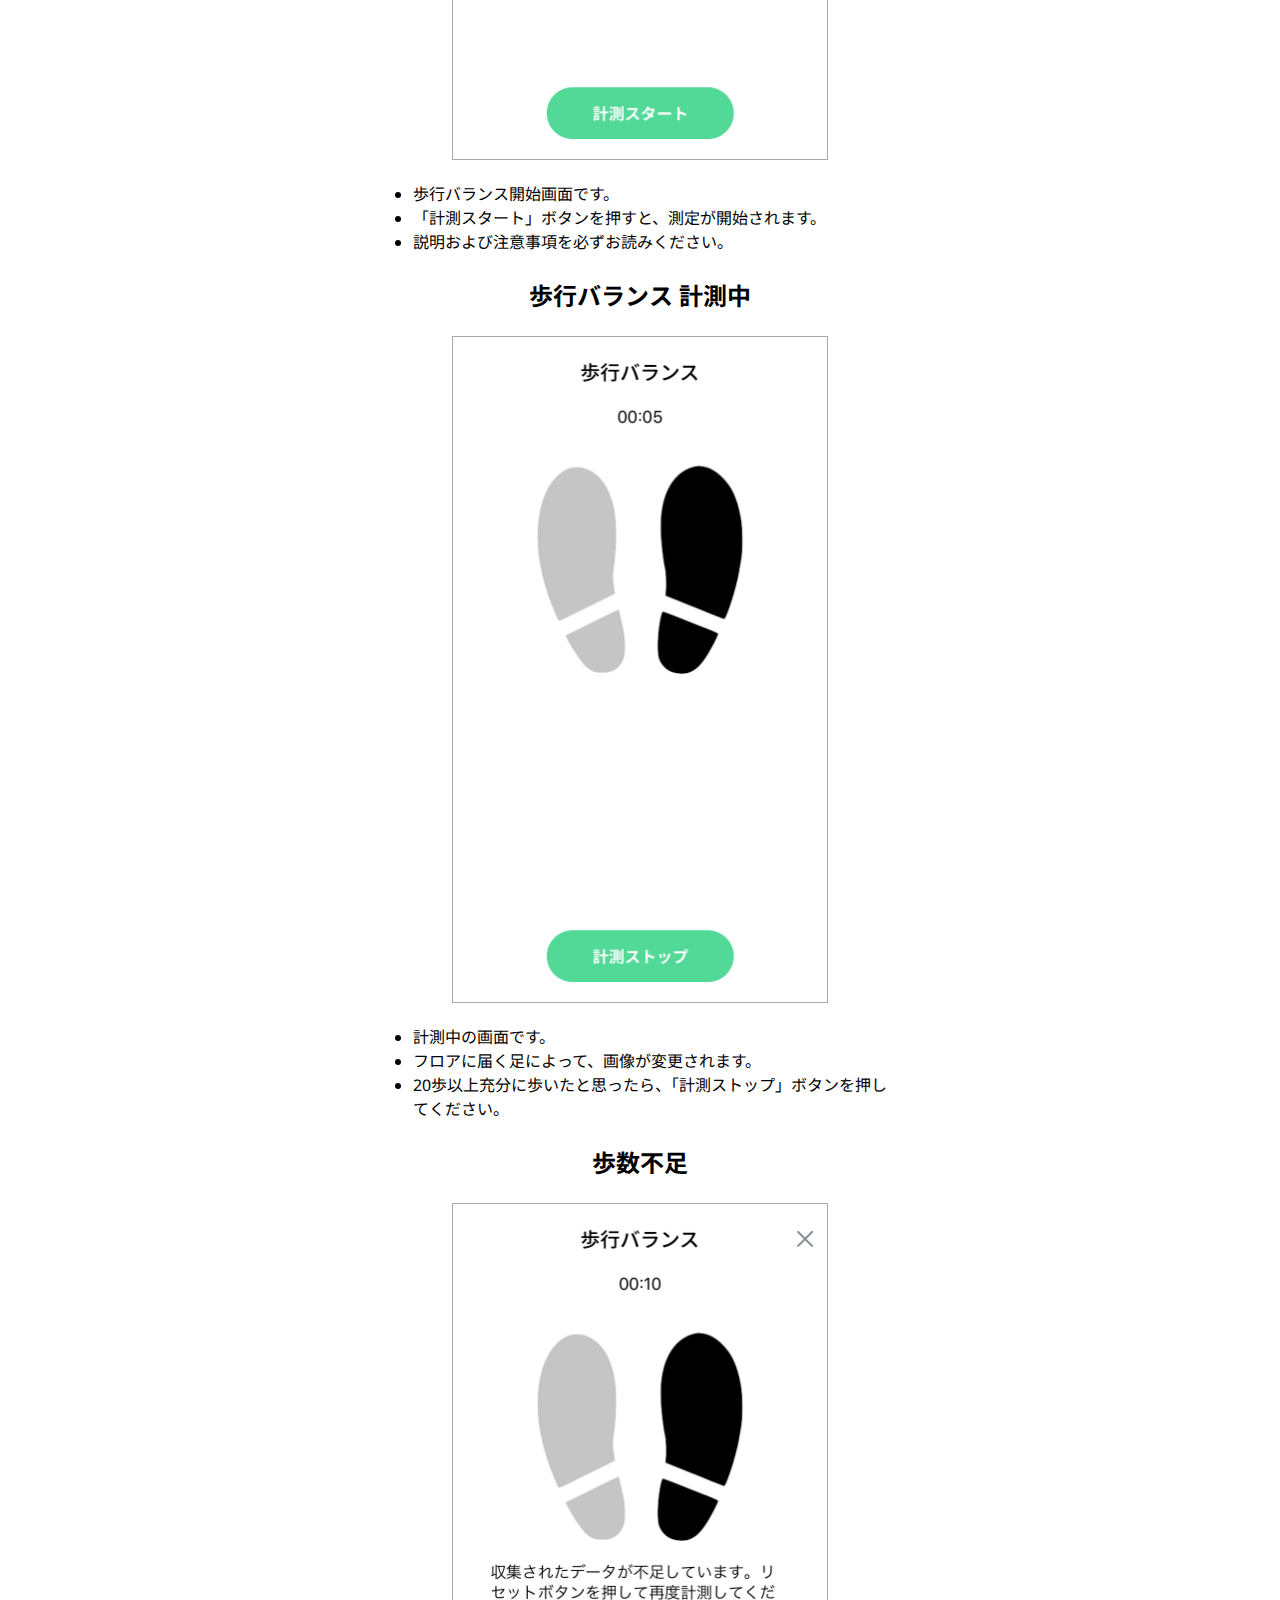
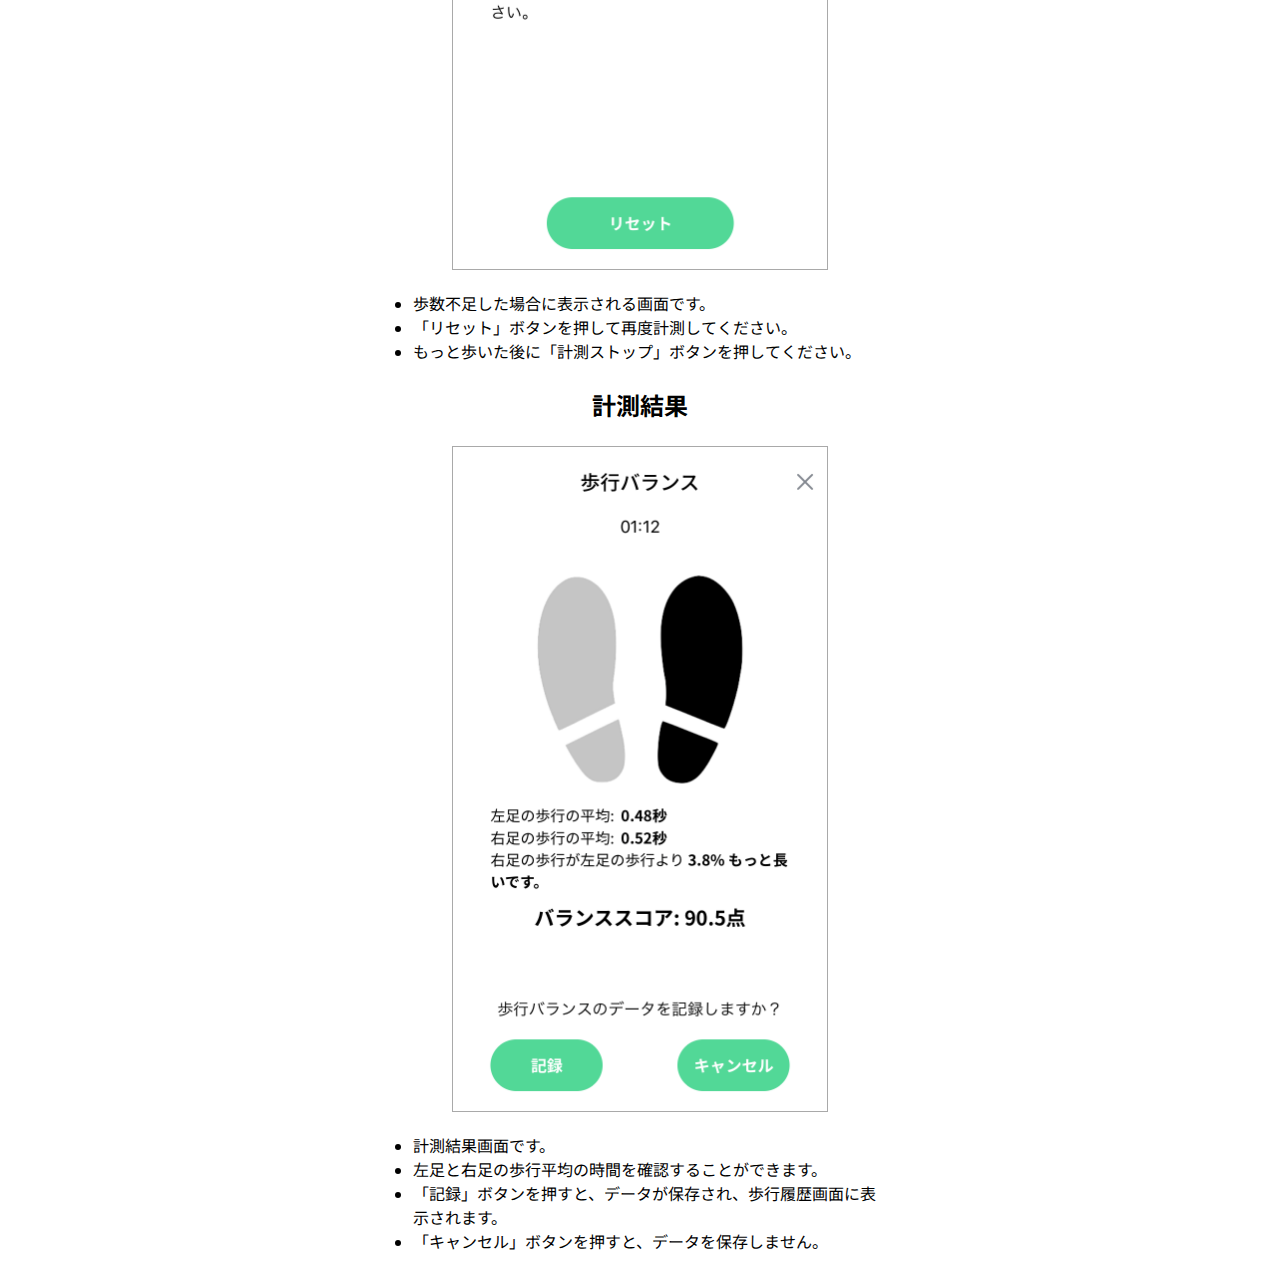
<file: app-guide-step-history.html>
<!DOCTYPE html>
<html lang="ja">
<head>
    <meta charset="UTF-8">
    <meta content="width=device-width, initial-scale=1.0" name="viewport">
    <title>App Guide - Step History</title>
    <link href="css/content.css" rel="stylesheet" type="text/css">
</head>
<body>
<div class="container">
    <h2>App Guide - Step History</h2>
    <table>
        <tr> <!-- 걸음통계 화면 -->
            <td class="imageTd">
                <div class="imageBox">
                    <h3>歩数履歴</h3>
                    <img alt="step_history.png" class="screenImage" src="resources/step_history.png">
                </div>
                <div class="explainBox">

                    <ul>
                        <li>歩行履歴を、日別・週別・月別グラフで確認できます。</li>
                        <li>下部の歩行バランスは日、週、月、別の計測されたデータの平均を示しています。</li>
                        <li>左下の「測定」ボタンを押して、歩行バランスを測定することができます。</li>
                    </ul>
                </div>
            </td>
        </tr>

        <tr> <!-- 걸음밸런스 -->
            <td class="imageTd">
                <!-- 측정시작 화면 -->
                <div class="imageBox">
                    <h3>歩行バランス</h3>
                    <img alt="gait_start.png" class="screenImage" src="resources/gait_start.png">
                </div>
                <div class="explainBox">

                    <ul>
                        <li>歩行バランス開始画面です。</li>
                        <li>「計測スタート」ボタンを押すと、測定が開始されます。</li>
                        <li>説明および注意事項を必ずお読みください。</li>
                    </ul>
                </div>
                <!-- 측정중 화면 -->
                <div class="imageBox">
                    <h3>歩行バランス 計測中</h3>
                    <img alt="gait_measuring.png" class="screenImage" src="resources/gait_measuring.png">
                </div>
                <div class="explainBox">

                    <ul>
                        <li>計測中の画面です。</li>
                        <li>フロアに届く足によって、画像が変更されます。</li>
                        <li>20歩以上充分に歩いたと思ったら、「計測ストップ」ボタンを押してください。</li>
                    </ul>
                </div>
                <!-- 측정결과 걸음부족 -->
                <div class="imageBox">
                    <h3>歩数不足</h3>
                    <img alt="gait_not_enough.png.png" class="screenImage" src="resources/gait_not_enough.png">
                </div>
                <div class="explainBox">

                    <ul>
                        <li>歩数不足した場合に表示される画面です。</li>
                        <li>「リセット」ボタンを押して再度計測してください。</li>
                        <li>もっと歩いた後に「計測ストップ」ボタンを押してください。</li>
                    </ul>
                </div>

                <!-- 측정결과 -->
                <div class="imageBox">
                    <h3>計測結果</h3>
                    <img alt="gait_finish.png" class="screenImage" src="resources/gait_finish.png">
                </div>
                <div class="explainBox">

                    <ul>
                        <li>計測結果画面です。</li>
                        <li>左足と右足の歩行平均の時間を確認することができます。</li>
                        <li>「記録」ボタンを押すと、データが保存され、歩行履歴画面に表示されます。</li>
                        <li>「キャンセル」ボタンを押すと、データを保存しません。</li>
                    </ul>
                </div>
            </td>
        </tr>

    </table>

</div>
</body>
</html>
</file>
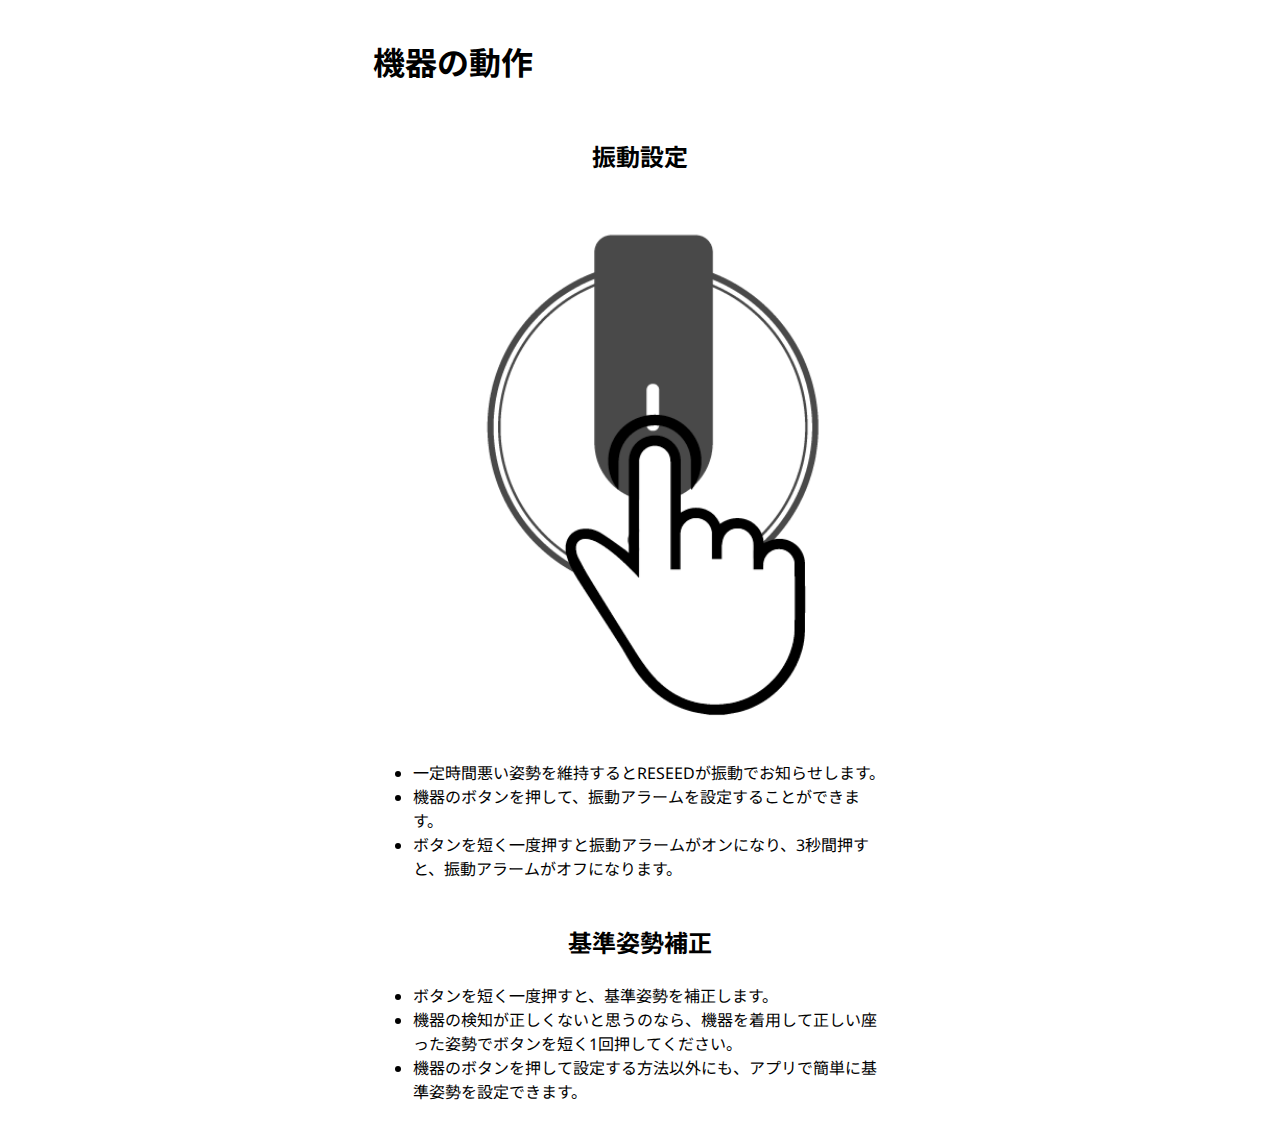
<file: how-to-use.html>
<!DOCTYPE html>
<html lang="ja">
<head>
    <meta charset="UTF-8">
    <meta content="width=device-width, initial-scale=1.0" name="viewport">
    <title>機器の動作</title>
    <link href="css/content.css" rel="stylesheet" type="text/css">
</head>
<body>
<div class="container">
    <table>
        <tr>
            <td>
                <h2>機器の動作</h2>
            </td>
        </tr>
        <tr>
            <td class="imageTd">
                <div class="imageBox">
                    <h3>振動設定</h3>
                    <img alt="vibset.png" class="wearImage" src="resources/vibset.png">
                </div>
                <div class="explainBox">
                    <ul>
                        <li>一定時間悪い姿勢を維持するとRESEEDが振動でお知らせします。</li>
                        <li>機器のボタンを押して、振動アラームを設定することができます。</li>
                        <li>ボタンを短く一度押すと振動アラームがオンになり、3秒間押すと、振動アラームがオフになります。</li>
                    </ul>
                </div>
            </td>
        </tr>
        <tr>
            <td class="imageTd">
                <div class="imageBox">
                    <h3>基準姿勢補正</h3>
                </div>
                <div class="explainBox">
                    <ul>
                        <li>ボタンを短く一度押すと、基準姿勢を補正します。</li>
                        <li>機器の検知が正しくないと思うのなら、機器を着用して正しい座った姿勢でボタンを短く1回押してください。</li>
                        <li>機器のボタンを押して設定する方法以外にも、アプリで簡単に基準姿勢を設定できます。</li>
                    </ul>
                </div>
            </td>
        </tr>
    </table>
</div>
</body>
</html>
</file>
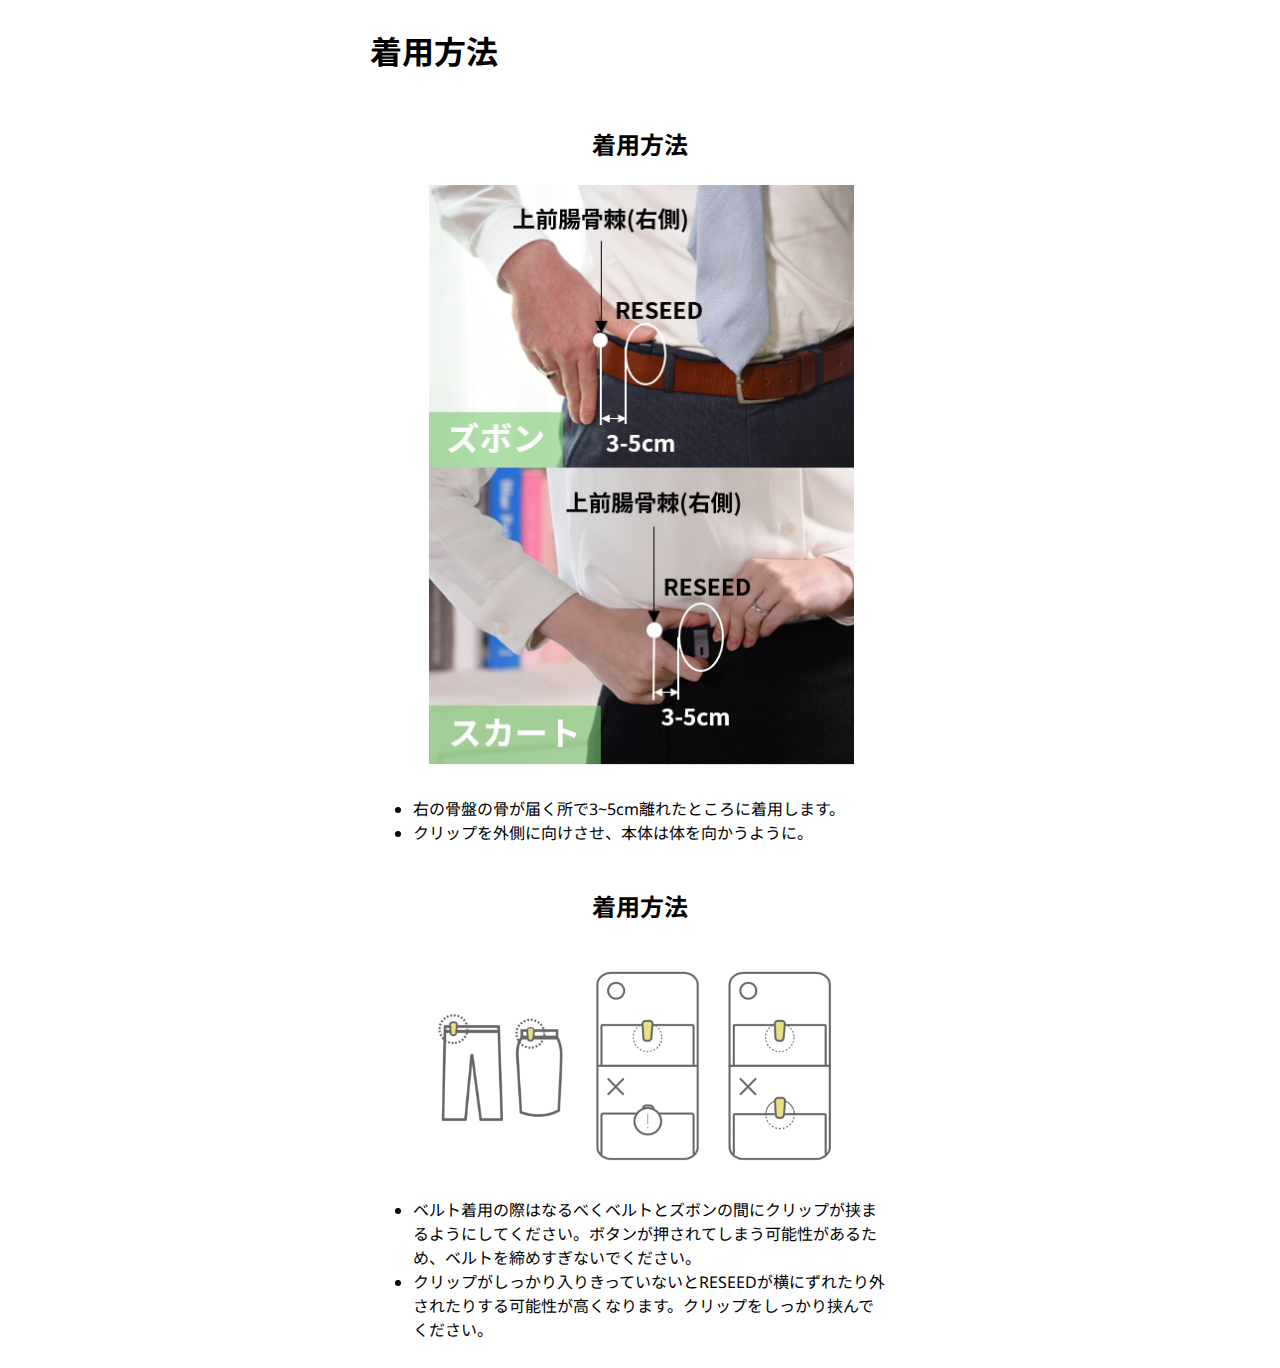
<file: how-to-wear.html>
<!DOCTYPE html>
<html lang="ja">
<head>
    <meta charset="UTF-8">
    <meta content="width=device-width, initial-scale=1.0" name="viewport">
    <title>着用方法</title>
    <link href="css/content.css" rel="stylesheet" type="text/css">
</head>
<body>
<div class="container">
    <h2>着用方法</h2>
    <table>
        <tr>
            <td class="imageTd">
                <div class="imageBox">
                    <h3>着用方法</h3>
                    <img alt="wear.png" class="wearImage" src="resources/wear.png">
                </div>
                <div class="explainBox">
                    <ul>
                        <li>右の骨盤の骨が届く所で3~5cm離れたところに着用します。</li>
                        <li>クリップを外側に向けさせ、本体は体を向かうように。</li>
                    </ul>
                </div>
            </td>
        </tr>
        <tr>
            <td class="imageTd">
                <div class="imageBox">
                    <h3>着用方法</h3>
                    <img alt="wear2.png" class="wearImage" src="resources/wear2.png">
                </div>
                <div class="explainBox">
                    <ul>
                        <li>ベルト着用の際はなるべくベルトとズボンの間にクリップが挟まるようにしてください。ボタンが押されてしまう可能性があるため、ベルトを締めすぎないでください。</li>
                        <li>クリップがしっかり入りきっていないとRESEEDが横にずれたり外されたりする可能性が高くなります。クリップをしっかり挟んでください。</li>
                    </ul>
                </div>
            </td>
        </tr>
    </table>
</div>
</body>
</html>
</file>
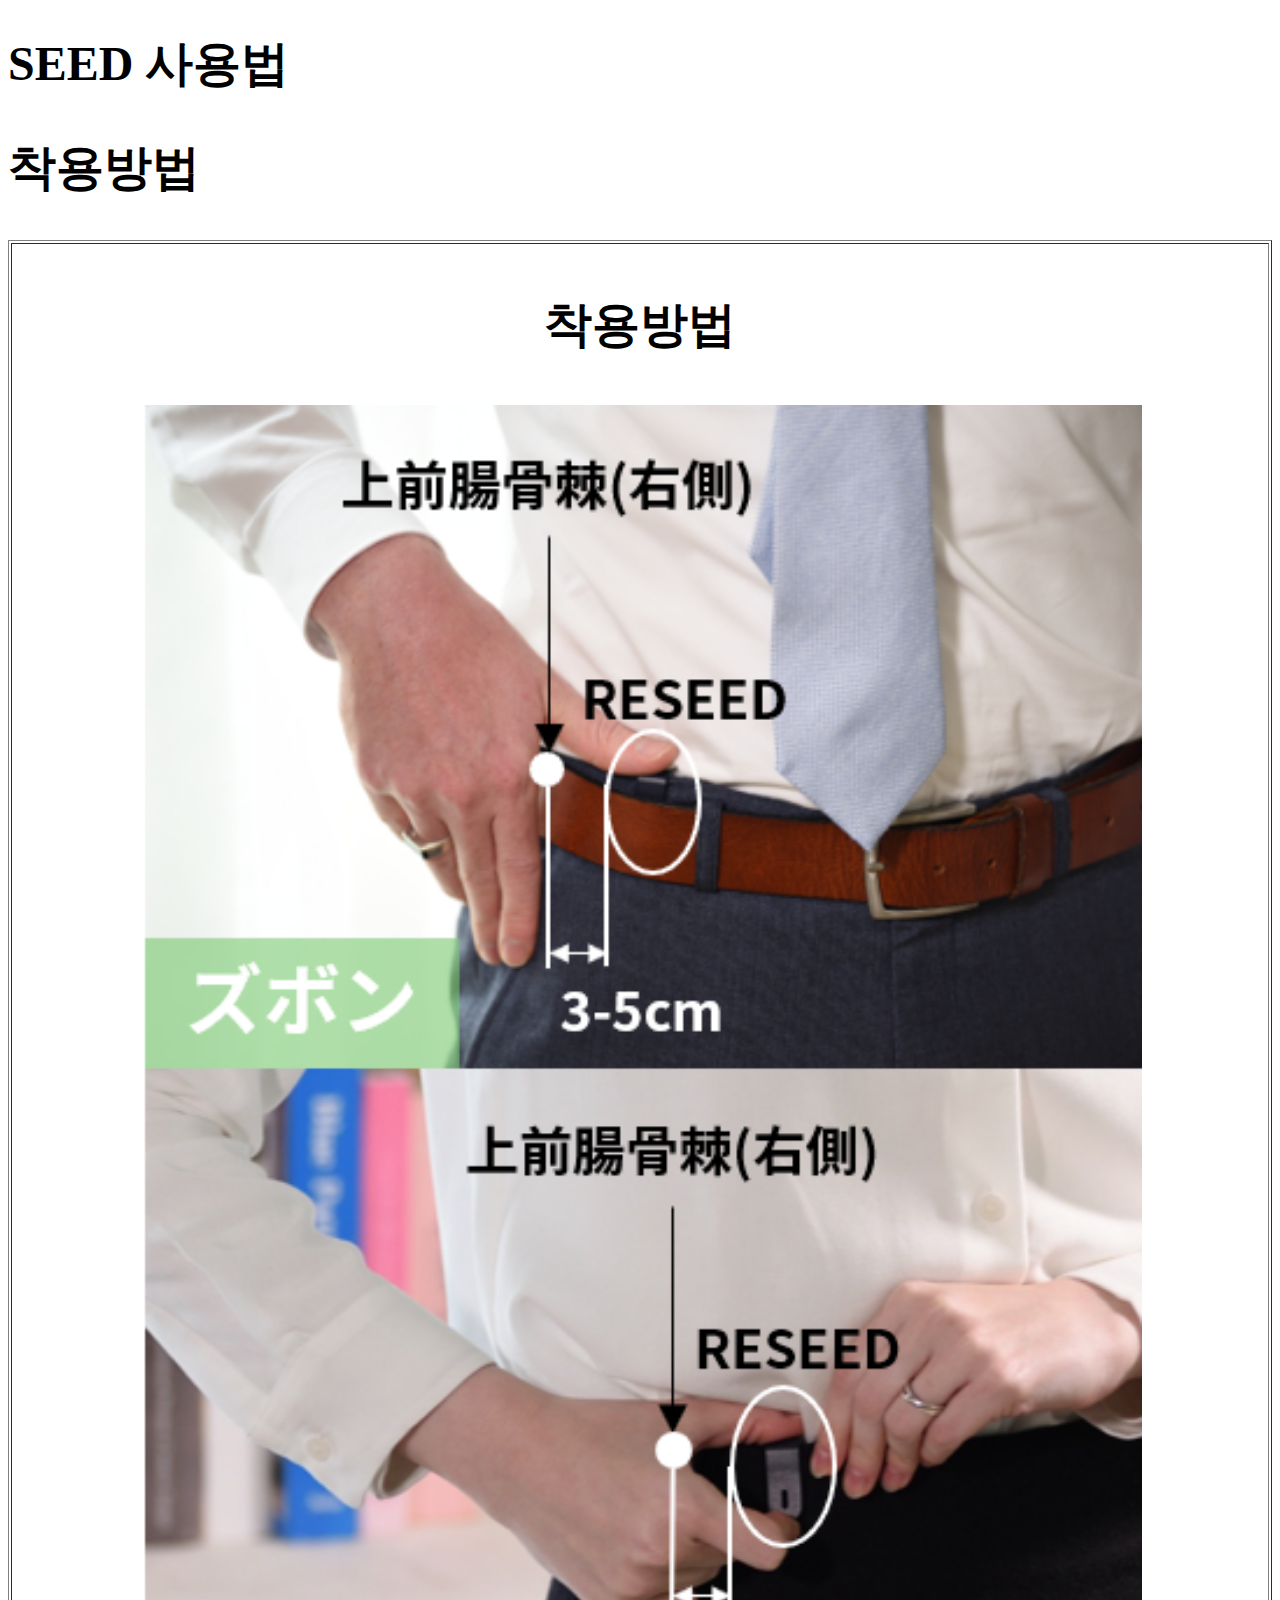
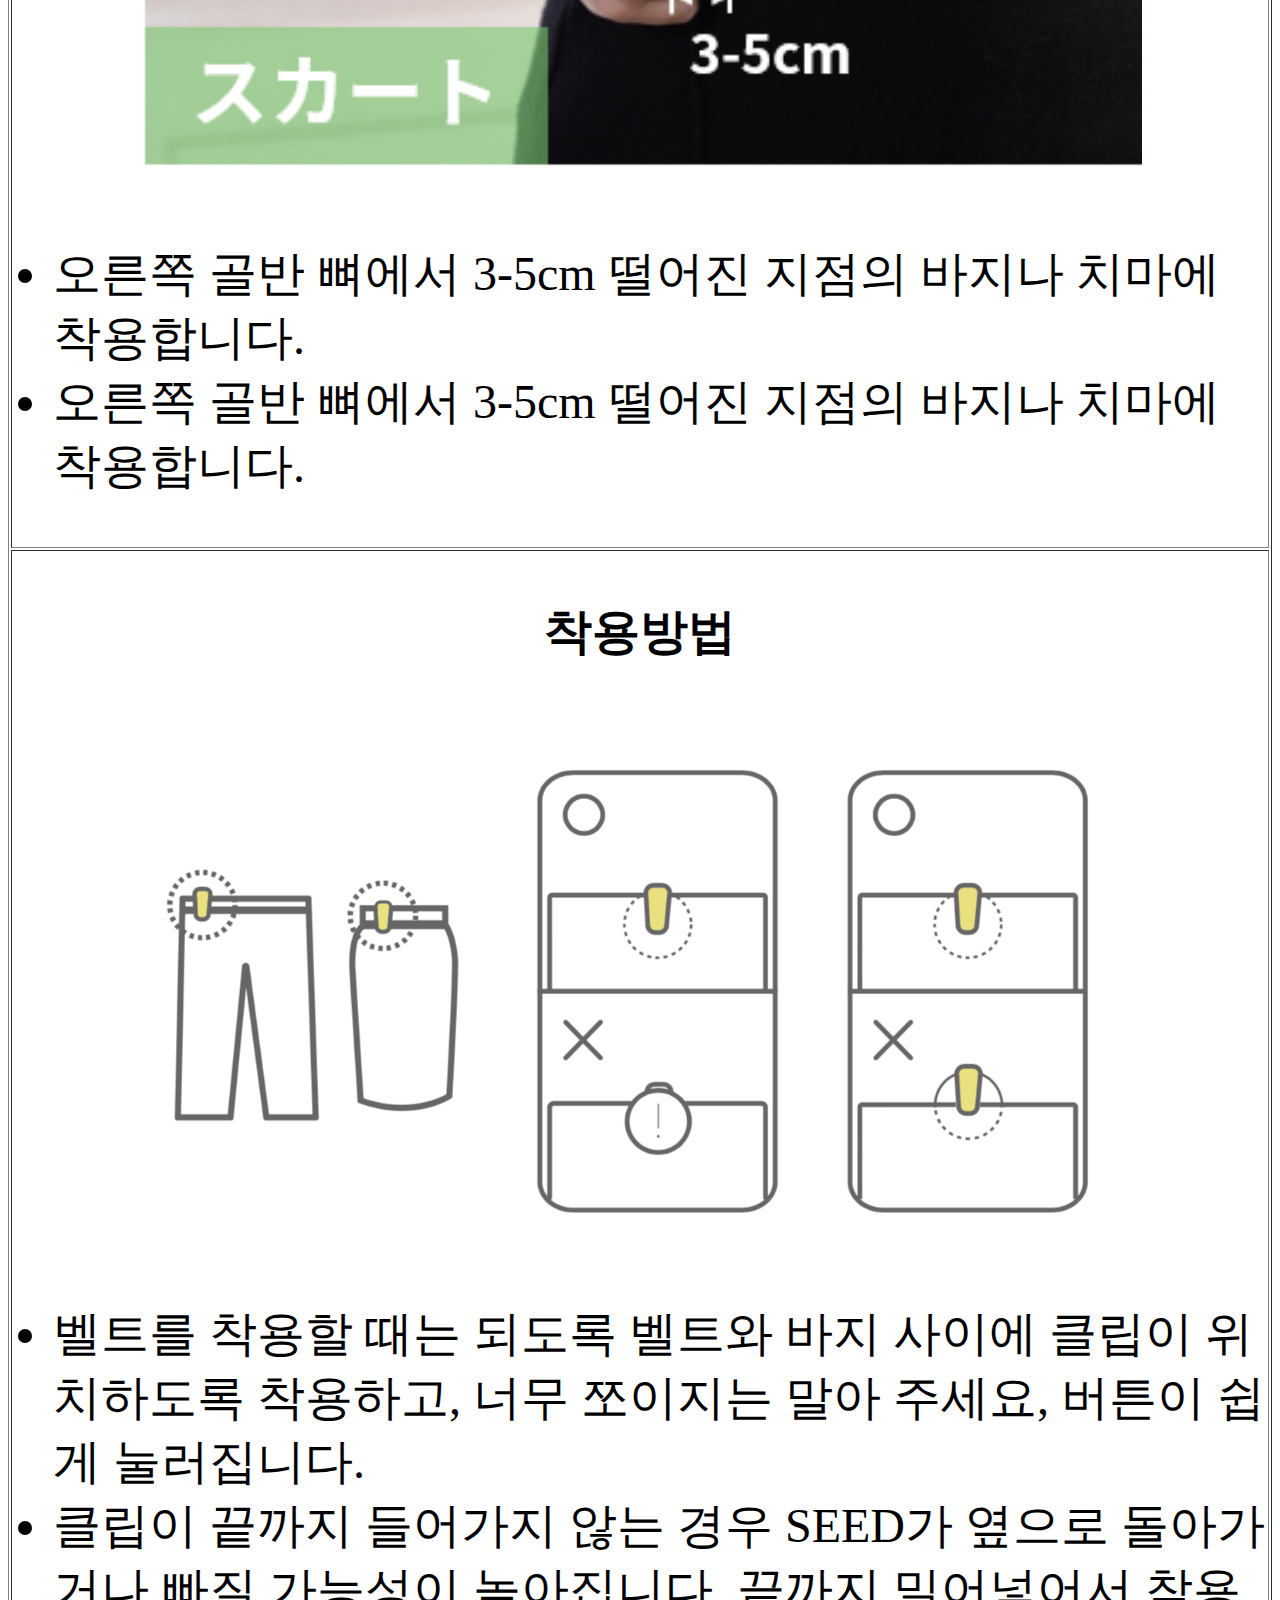
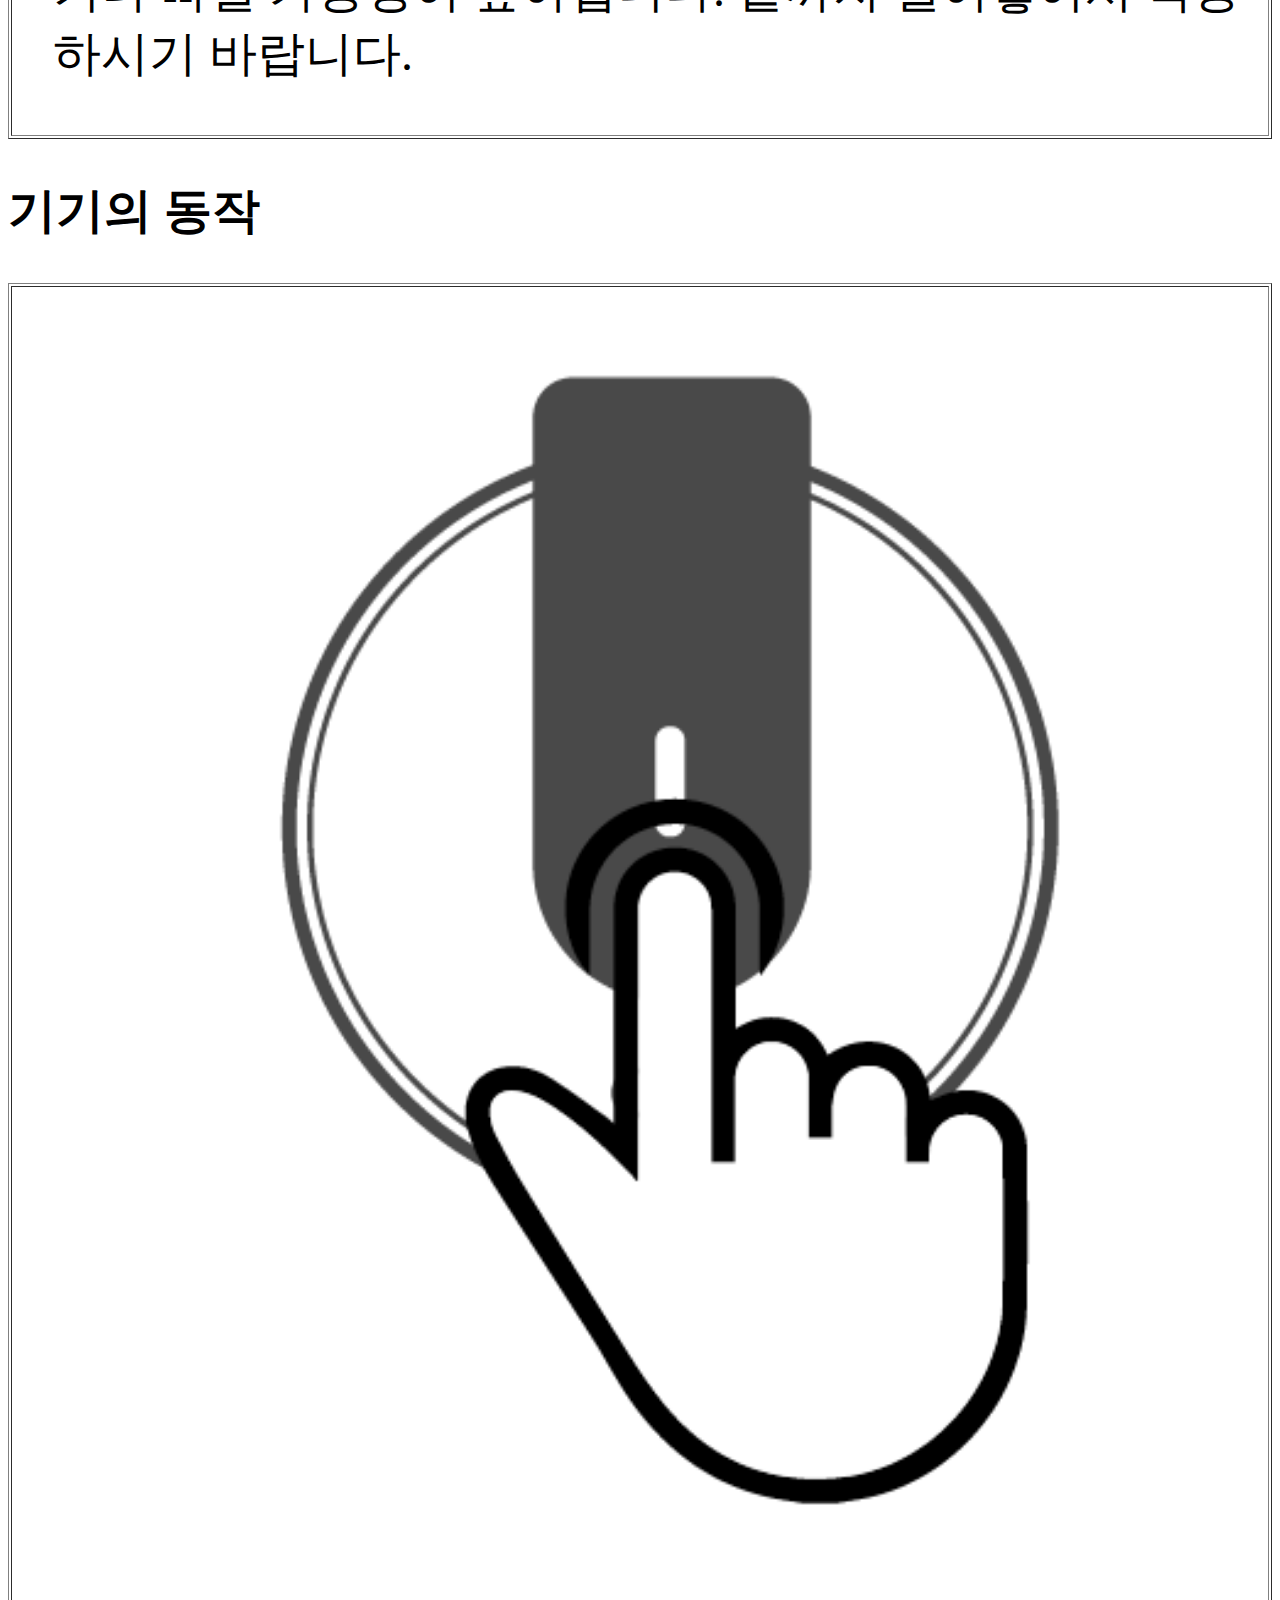
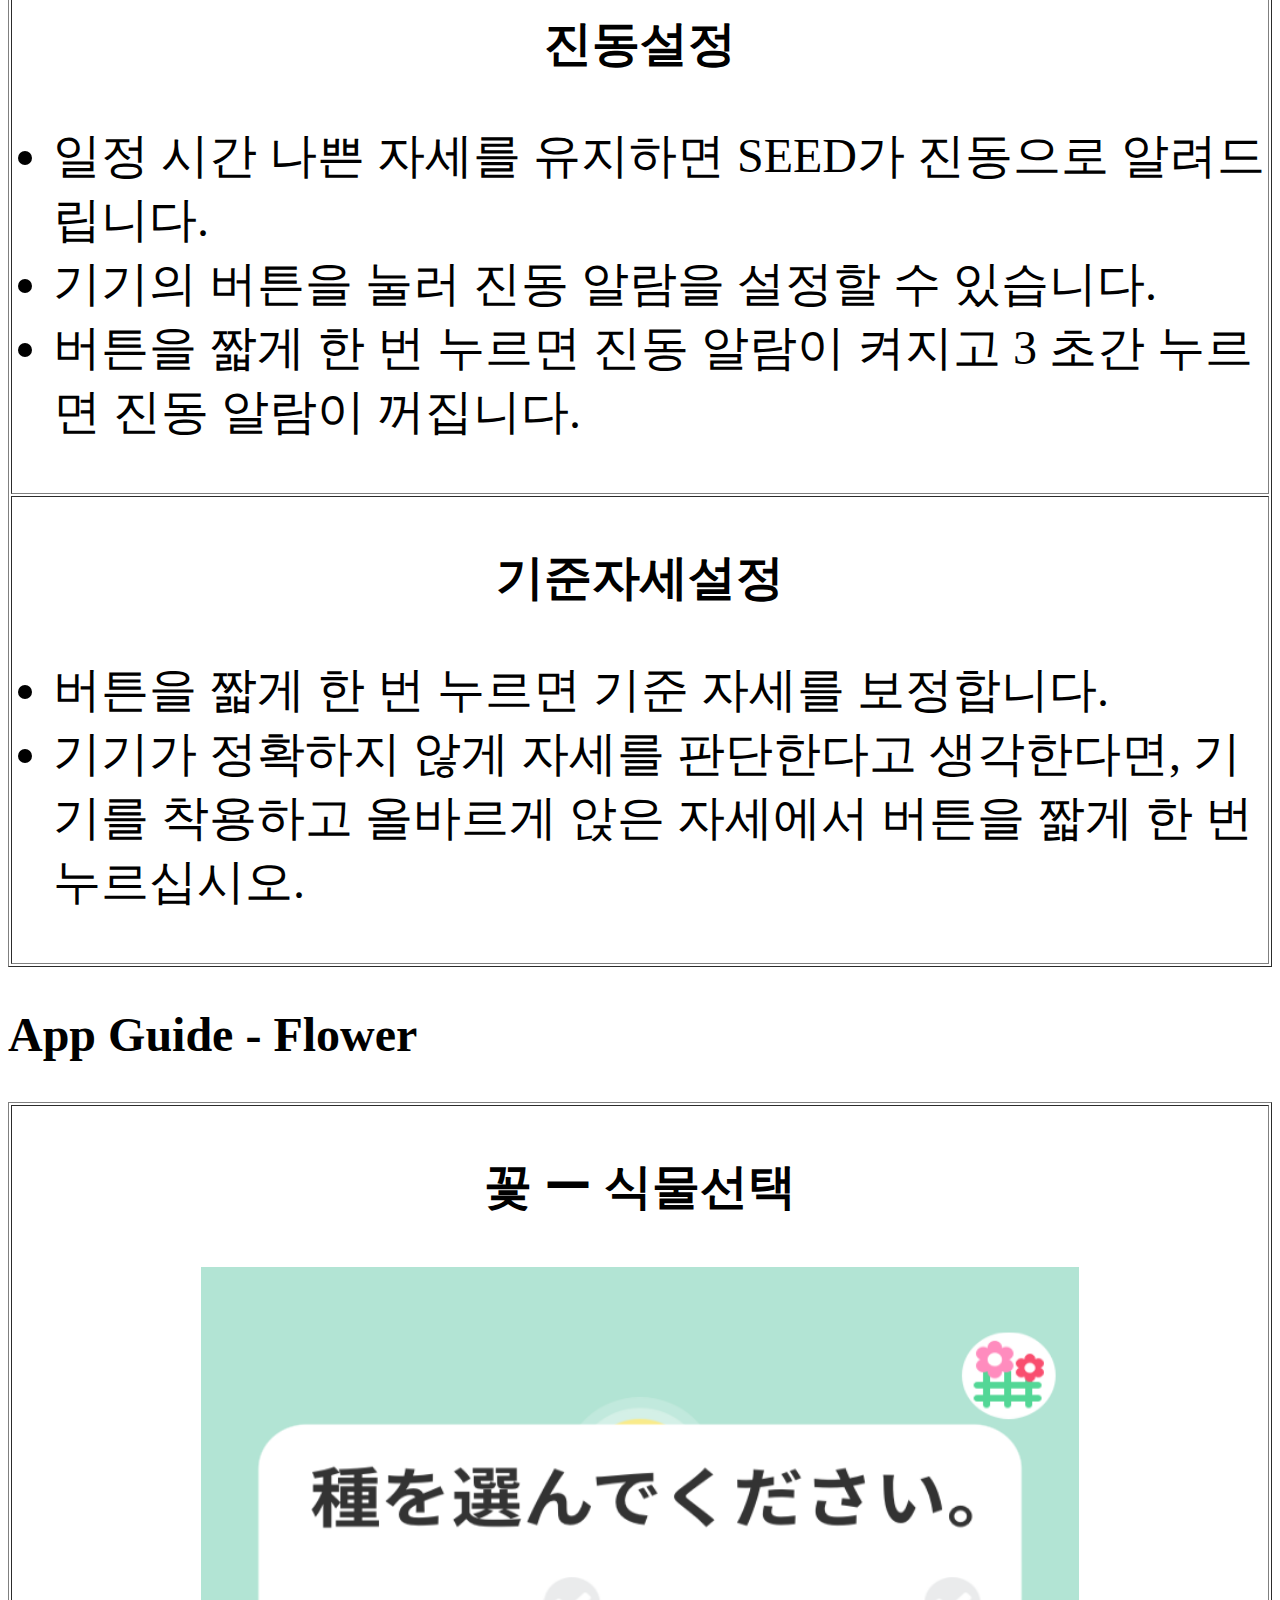
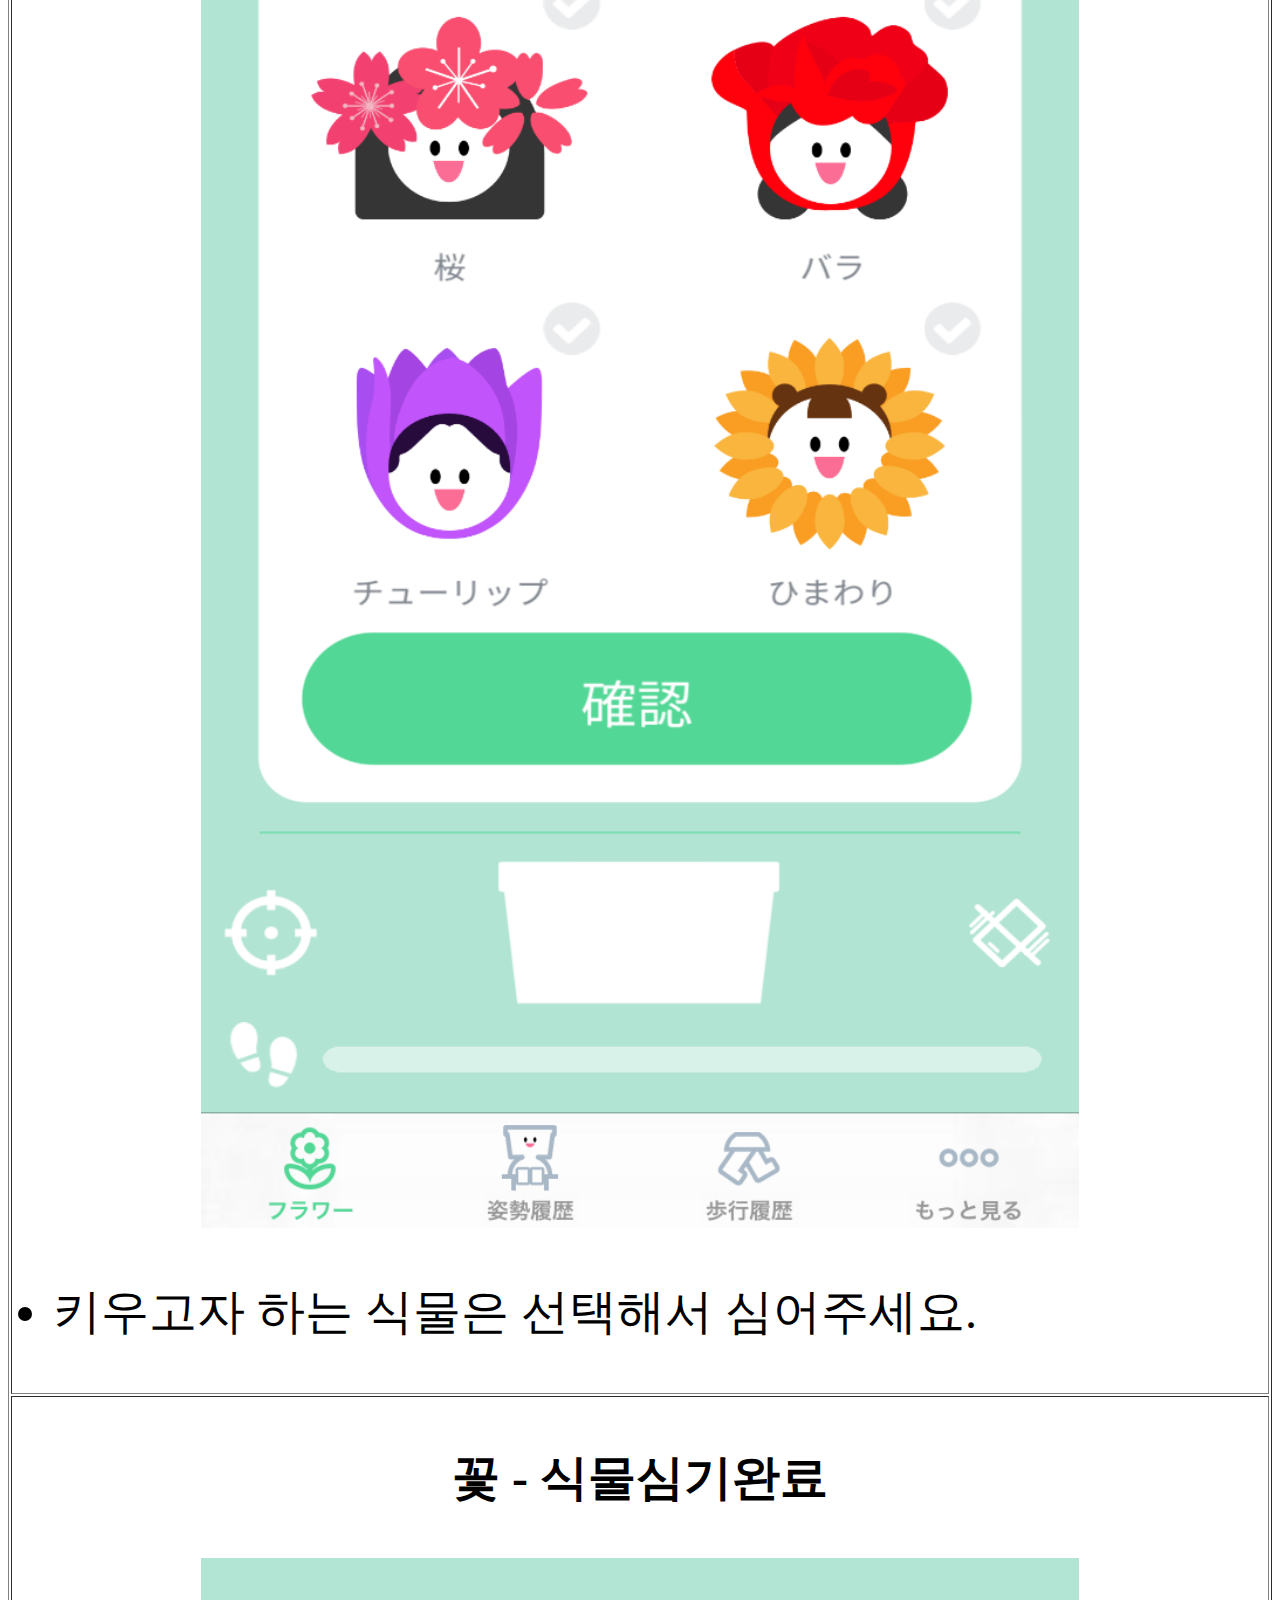
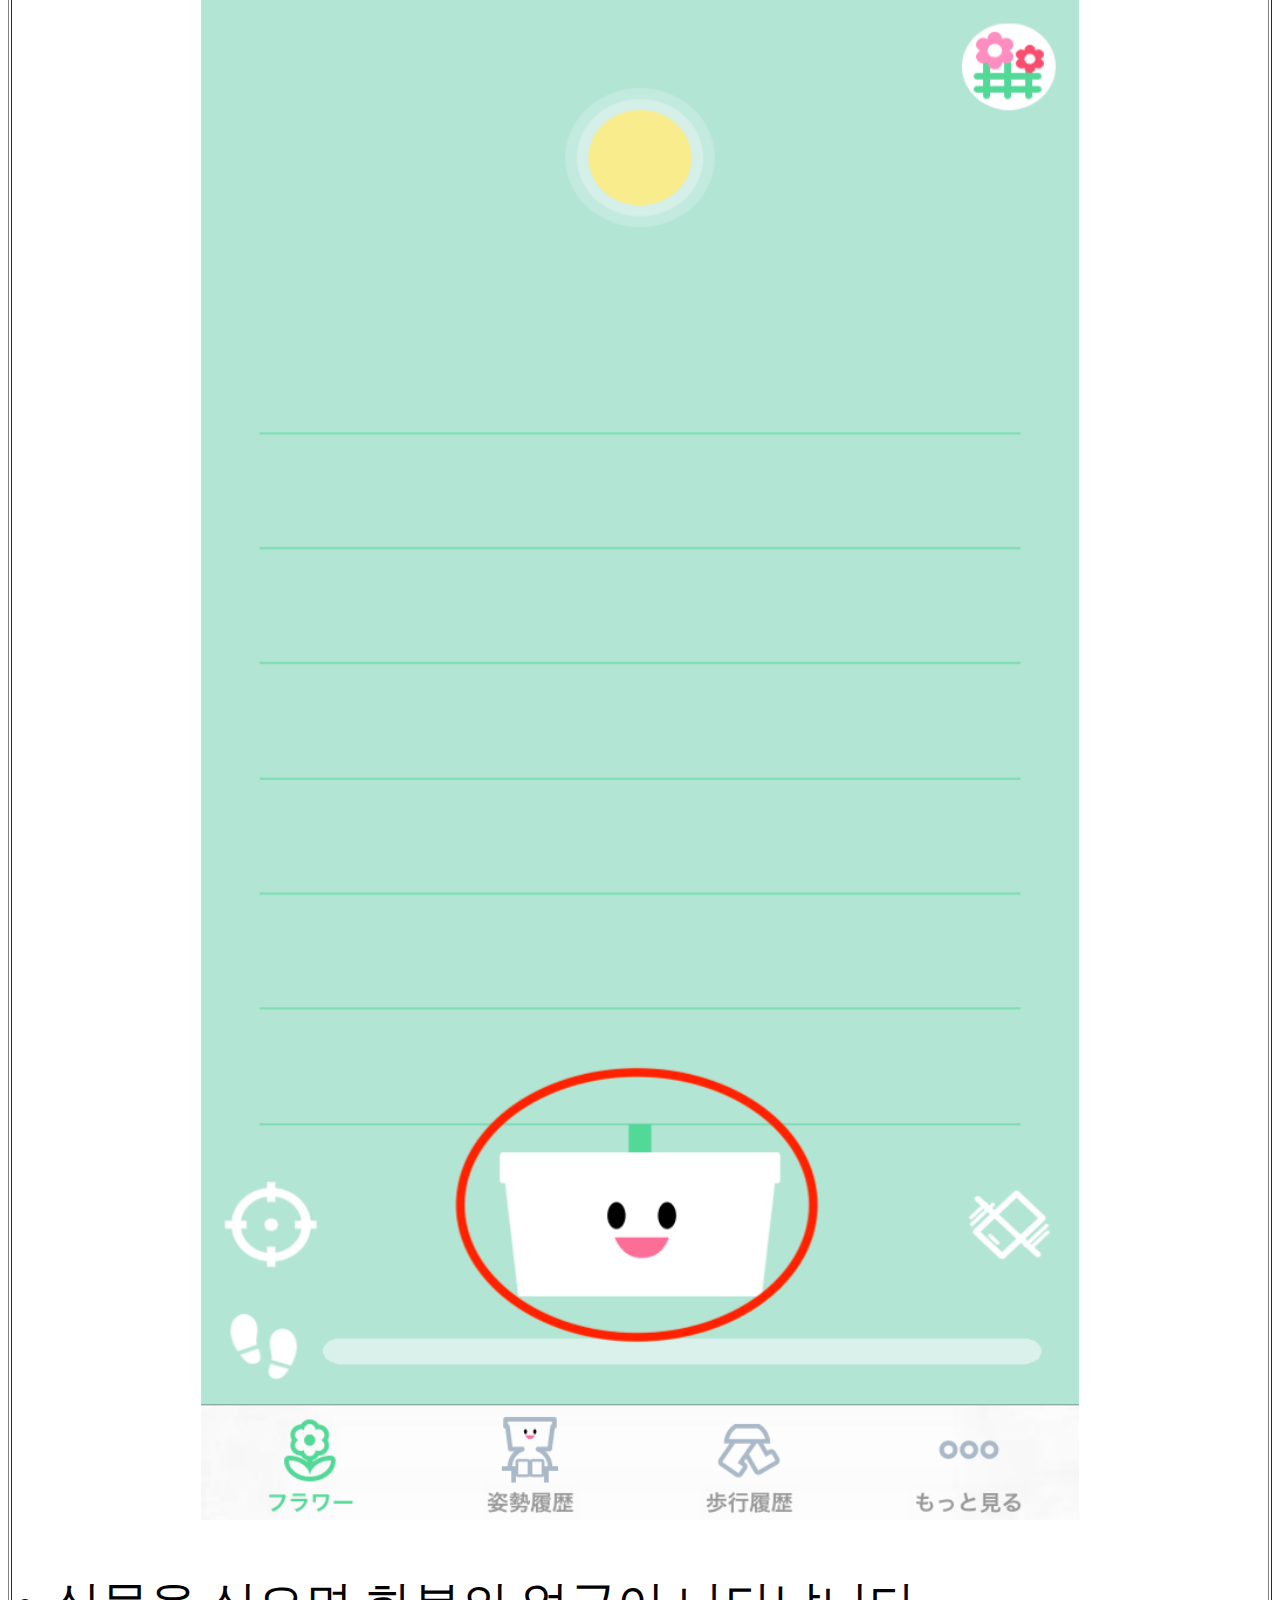
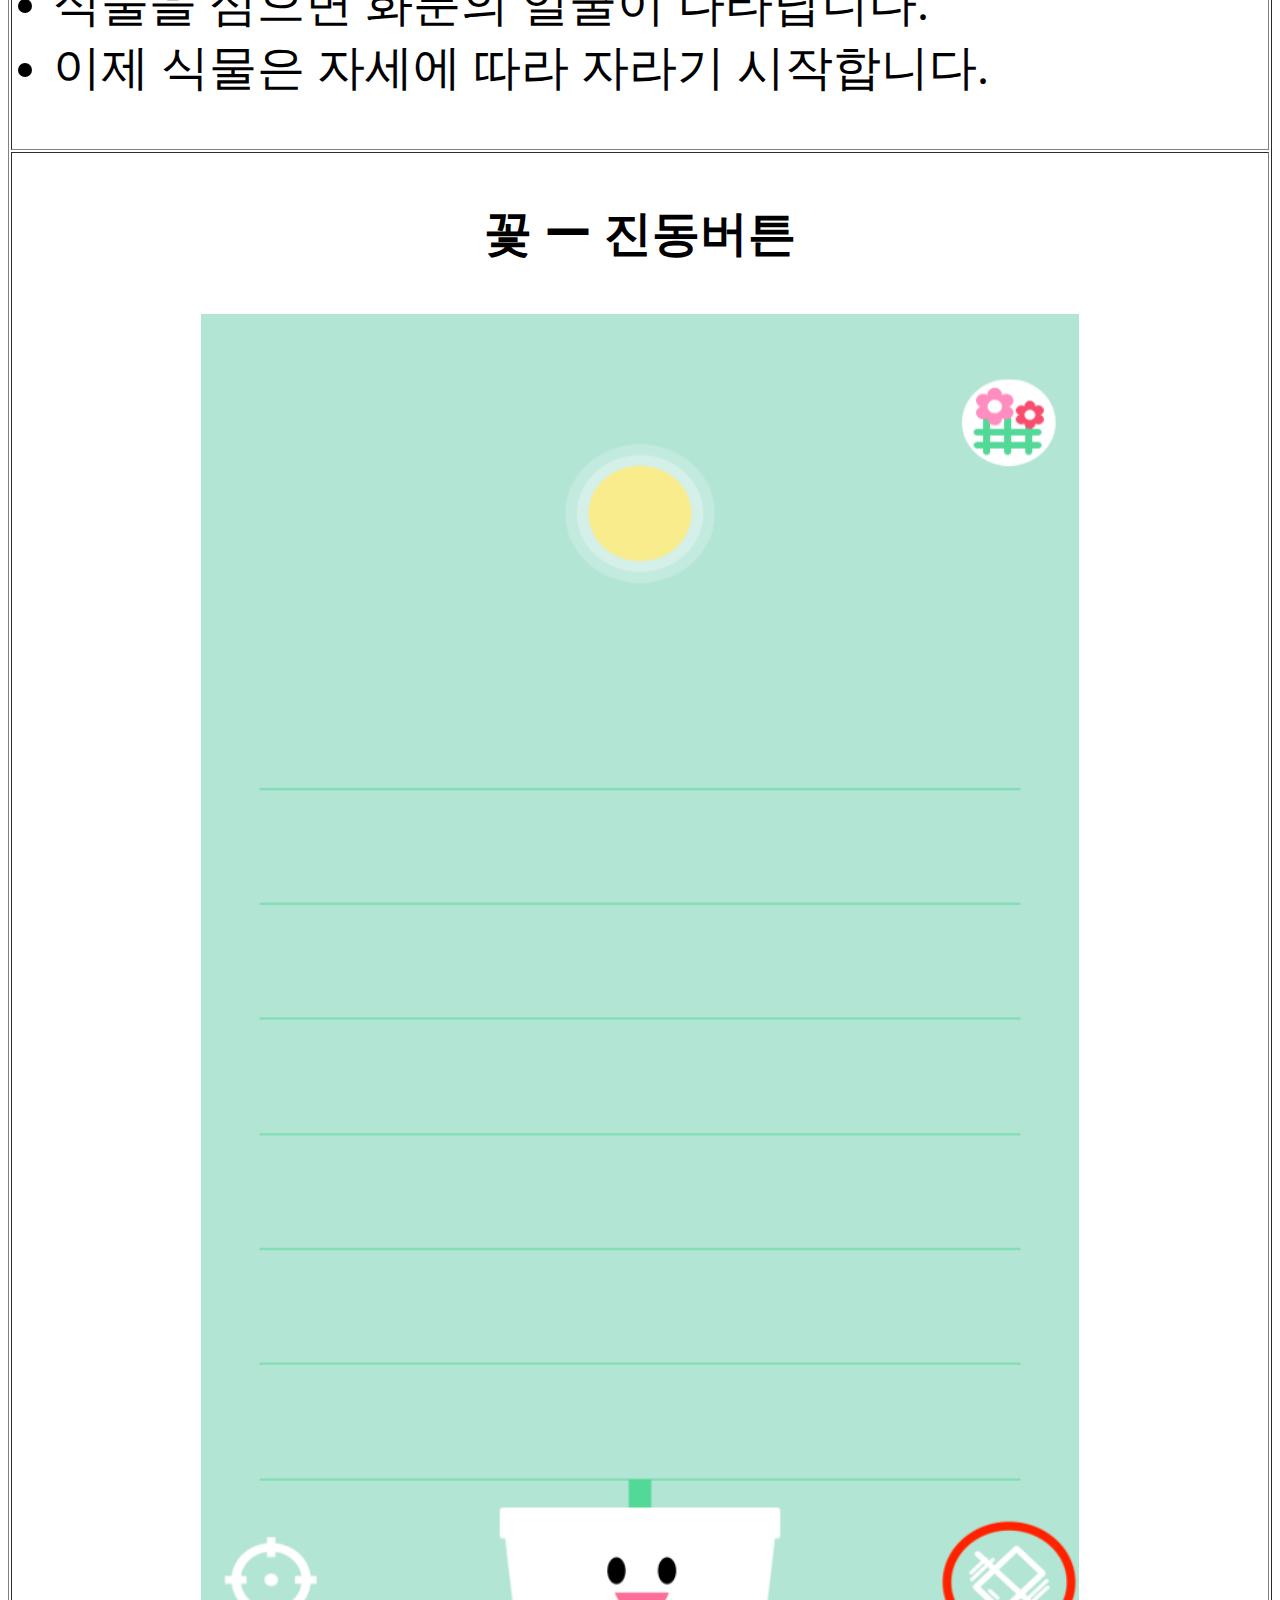
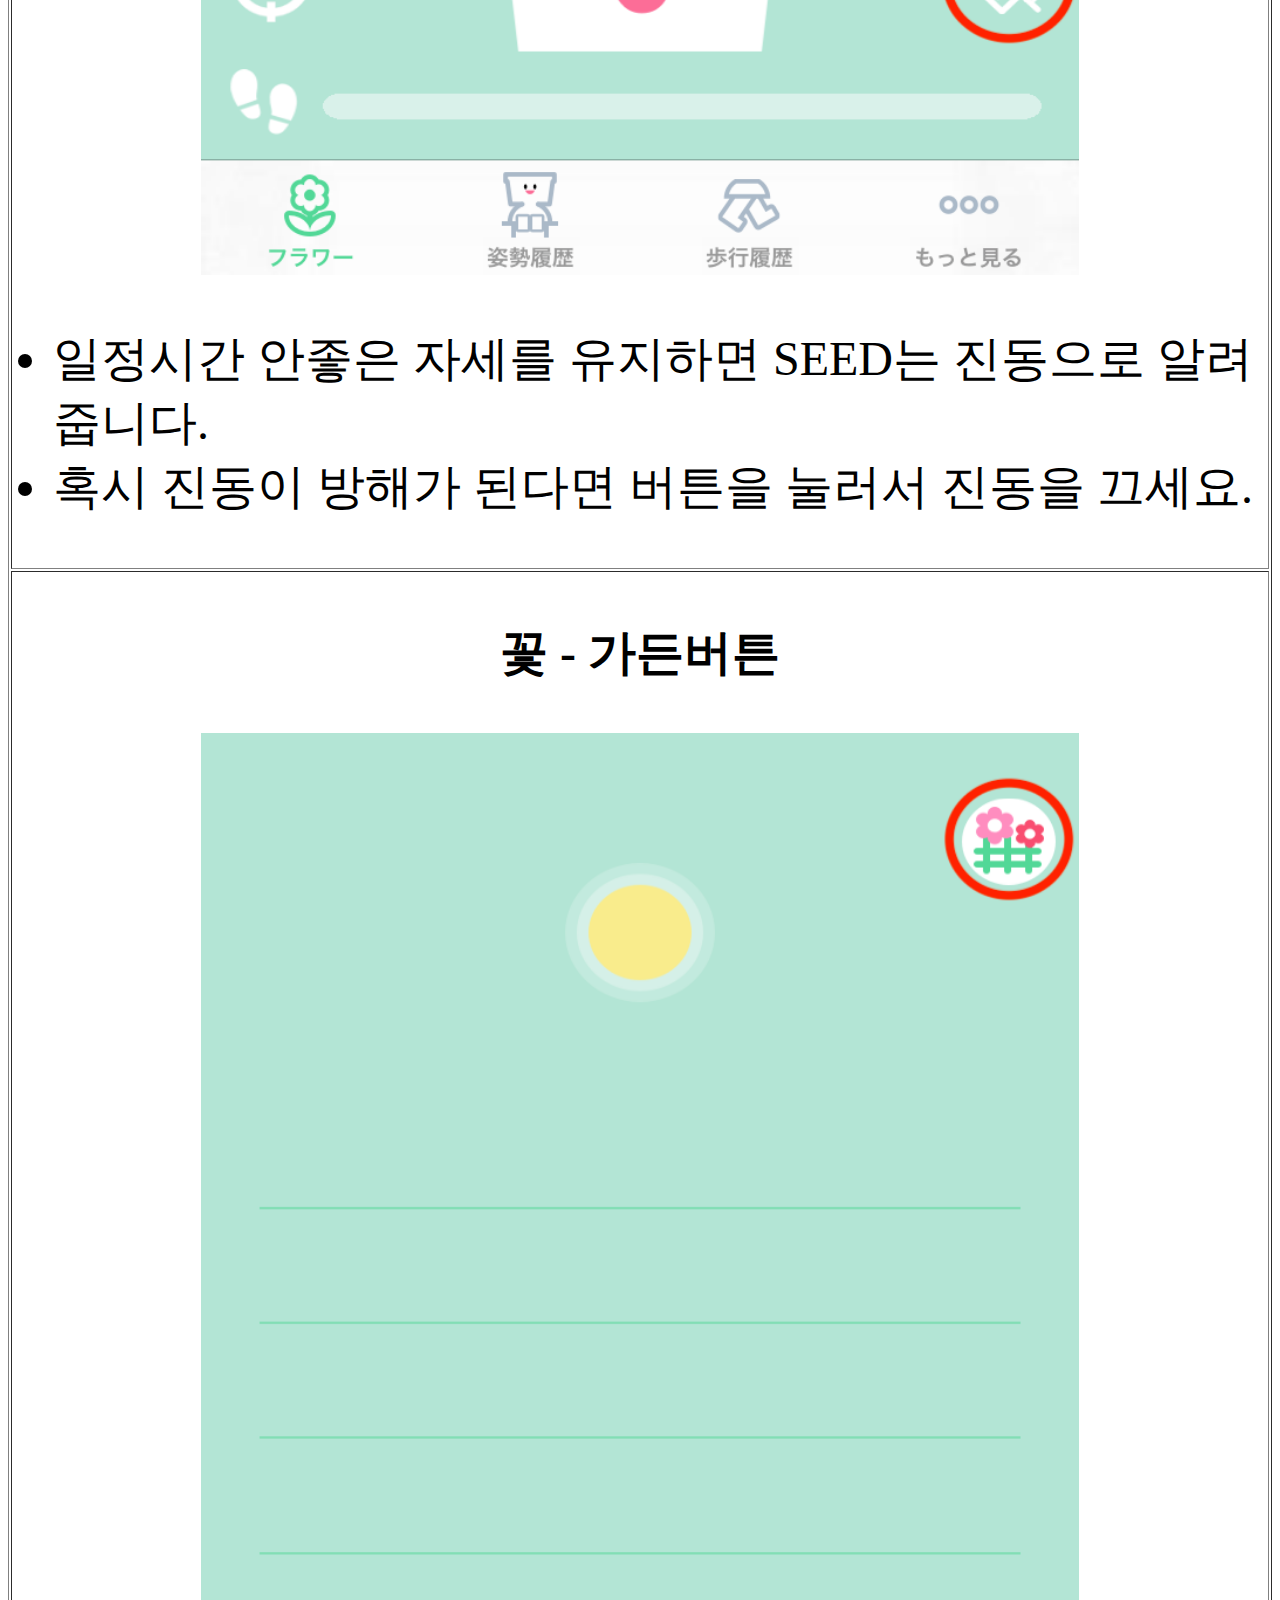
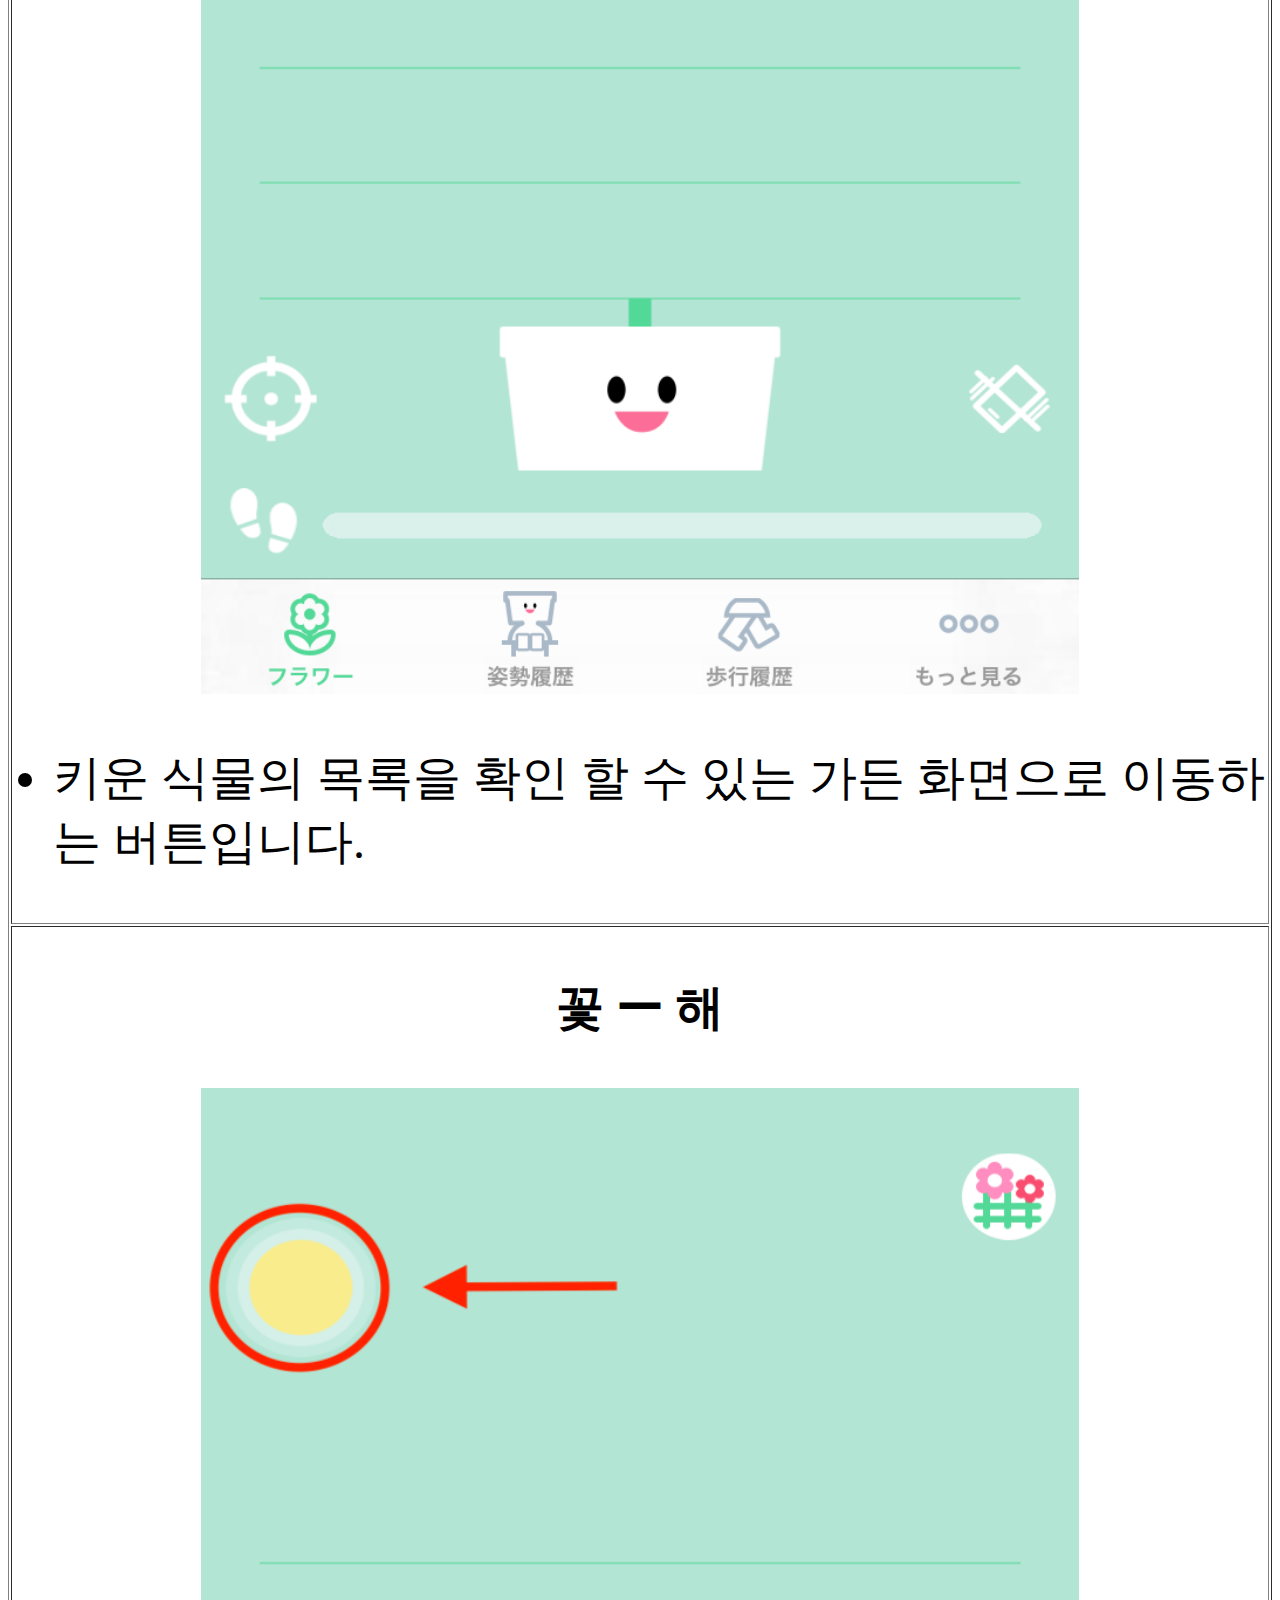
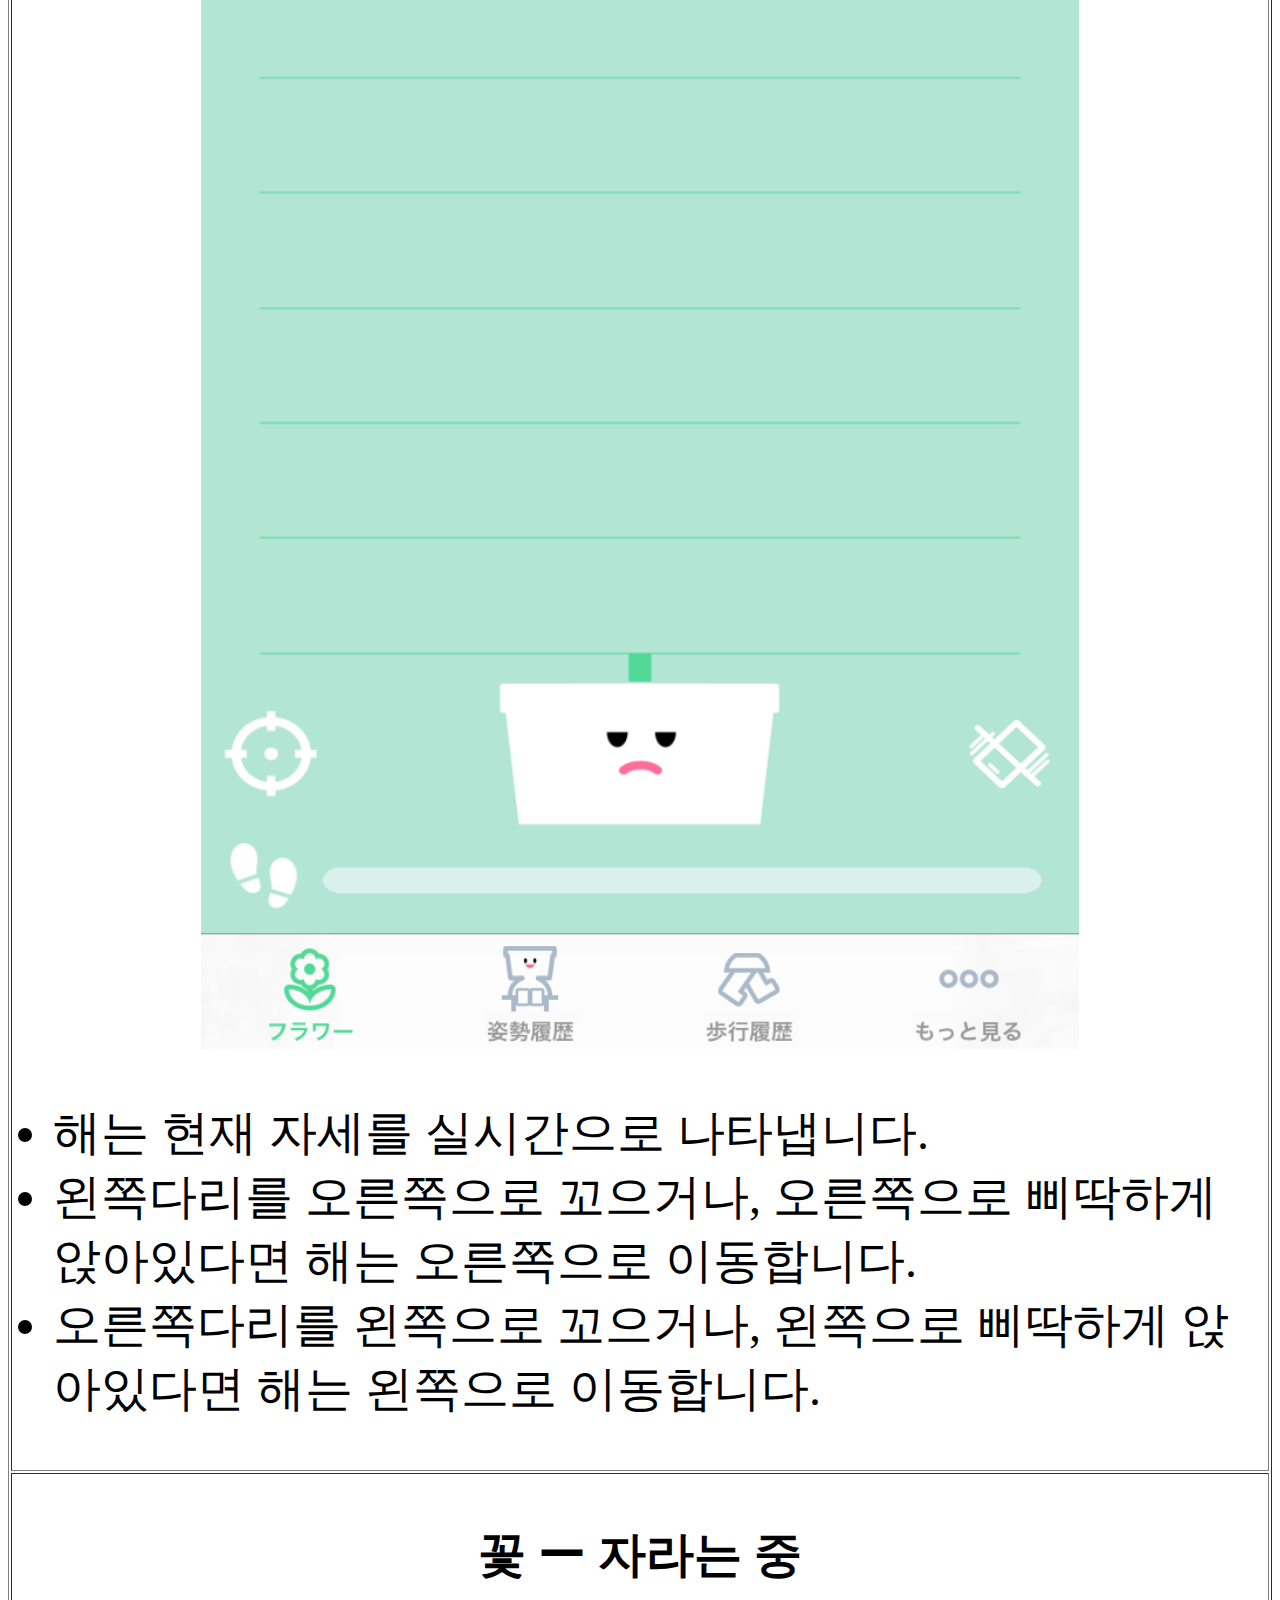
<file: tutorial-kr.html>
<!DOCTYPE html>
<html lang="en">
<head>
    <meta charset="UTF-8">
    <title>Title</title>
    <style type="text/css">
        .imageBox {
            text-align: center;
        }

        .explainBox {
            text-align: left;
            font-size: 3em;
        }

        .wearImage {
            width: 80%;
        }

        .screenImage {
            width: 70%;
        }

        .imageTd {
            width: 50%;
        }

        .explainTd {
            width: 50%;
            vertical-align: text-top;
        }

        h1 {
            font-size: 3em;
        }

        h2 {
            font-size: 3em;
        }

        h3 {
            font-size: 3em;
        }

    </style>
</head>
<body>
<h1>SEED 사용법</h1>
<h2>착용방법</h2>
<table border="1" width="100%">
    <tr>
        <td class="imageTd">
            <div class="imageBox">
                <h3>착용방법</h3>
                <img class="wearImage" src="resources/wear.png">
            </div>
            <div class="explainBox">
                <ul>
                    <li>오른쪽 골반 뼈에서 3-5cm 떨어진 지점의 바지나 치마에 착용합니다.</li>
                    <li>오른쪽 골반 뼈에서 3-5cm 떨어진 지점의 바지나 치마에 착용합니다.</li>
                </ul>
            </div>
        </td>
    </tr>
    <tr>
        <td class="imageTd">
            <div class="imageBox">
                <h3>착용방법</h3>
                <img class="wearImage" src="resources/wear2.png">
            </div>
            <div class="explainBox">
                <ul>
                    <li>벨트를 착용할 때는 되도록 벨트와 바지 사이에 클립이 위치하도록 착용하고, 너무 쪼이지는 말아 주세요, 버튼이 쉽게 눌러집니다.</li>
                    <li>클립이 끝까지 들어가지 않는 경우 SEED가 옆으로 돌아가거나 빠질 가능성이 높아집니다. 끝까지 밀어넣어서 착용하시기 바랍니다.</li>
                </ul>
            </div>
        </td>
    </tr>
</table>

<h2>기기의 동작</h2>
<table border="1" width="100%">
    <tr>
        <td class="imageTd">
            <div class="imageBox">

                <img class="wearImage" src="resources/vibset.png">
                <h3>진동설정</h3>

            </div>
            <div class="explainBox">
                <ul>
                    <li>일정 시간 나쁜 자세를 유지하면 SEED가 진동으로 알려드립니다.</li>
                    <li>기기의 버튼을 눌러 진동 알람을 설정할 수 있습니다.</li>
                    <li>버튼을 짧게 한 번 누르면 진동 알람이 켜지고 3 초간 누르면 진동 알람이 꺼집니다.</li>
                </ul>
            </div>
        </td>
    </tr>
    <tr>
        <td class="imageTd">
            <div class="imageBox">
                <h3>기준자세설정</h3>
            </div>
            <div class="explainBox">
                <ul>
                    <li>버튼을 짧게 한 번 누르면 기준 자세를 보정합니다.</li>
                    <li>기기가 정확하지 않게 자세를 판단한다고 생각한다면, 기기를 착용하고 올바르게 앉은 자세에서 버튼을 짧게 한 번 누르십시오.</li>
                </ul>
            </div>
        </td>
    </tr>
</table>

<h2>App Guide - Flower</h2>
<table border="1">
    <tr> <!-- 식물 선택 화면 -->
        <td class="imageTd">
            <div class="imageBox">
                <h3>꽃 ー 식물선택</h3>
                <img class="screenImage" src="resources/plant_normal.png">
            </div>
            <div class="explainBox">
                <ul>
                    <li>키우고자 하는 식물은 선택해서 심어주세요.</li>
                </ul>
            </div>
        </td>
    </tr>
    <tr> <!-- 식물 심기 완료 -->
        <td class="imageTd">
            <div class="imageBox">
                <h3>꽃 - 식물심기완료</h3>
                <img class="screenImage" src="resources/start_planting.png">
            </div>
            <div class="explainBox">
                <ul>
                    <li>식물을 심으면 화분의 얼굴이 나타납니다.</li>
                    <li>이제 식물은 자세에 따라 자라기 시작합니다.</li>
                </ul>
            </div>
        </td>
    </tr>

    <tr> <!-- 식물 진동버튼 설정 -->
        <td class="imageTd">
            <div class="imageBox">
                <h3>꽃 ー 진동버튼</h3>
                <img class="screenImage" src="resources/vibration_button.png">
            </div>
            <div class="explainBox">

                <ul>
                    <li>일정시간 안좋은 자세를 유지하면 SEED는 진동으로 알려줍니다.</li>
                    <li>혹시 진동이 방해가 된다면 버튼을 눌러서 진동을 끄세요.</li>
                </ul>
            </div>
        </td>
    </tr>

    <tr> <!-- 식물 가든버튼 설정 -->
        <td class="imageTd">
            <div class="imageBox">
                <h3>꽃 - 가든버튼</h3>
                <img class="screenImage" src="resources/garden_button.png">
            </div>
            <div class="explainBox">

                <ul>
                    <li>키운 식물의 목록을 확인 할 수 있는 가든 화면으로 이동하는 버튼입니다.</li>
                </ul>
            </div>
        </td>
    </tr>

    <tr> <!-- 식물 해 방향 설명-->
        <td class="imageTd">
            <div class="imageBox">
                <h3>꽃 ー 해</h3>
                <img class="screenImage" src="resources/move_sun_left_direction.png">
            </div>
            <div class="explainBox">

                <ul>
                    <li>해는 현재 자세를 실시간으로 나타냅니다.</li>
                    <li>왼쪽다리를 오른쪽으로 꼬으거나, 오른쪽으로 삐딱하게 앉아있다면 해는 오른쪽으로 이동합니다.</li>
                    <li>오른쪽다리를 왼쪽으로 꼬으거나, 왼쪽으로 삐딱하게 앉아있다면 해는 왼쪽으로 이동합니다.</li>
                </ul>
            </div>
        </td>
    </tr>

    <tr> <!-- 식물 자라는 중-->
        <td class="imageTd">
            <div class="imageBox">
                <h3>꽃 ー 자라는 중</h3>
                <img class="screenImage" src="resources/grow_plant.png">
            </div>
            <div class="explainBox">
                <ul>
                    <li>식물은 해의 방향에 따라서 자랍니다.</li>
                    <li>안좋은 자세를 오랫동안 유지하면 식물이 힘들어 합니다.</li>
                </ul>
            </div>
        </td>

    </tr>

    <tr> <!-- 식물 목마름-->
        <td class="imageTd">
            <div class="imageBox">
                <h3>꽃 ー 목마름</h3>
                <img class="screenImage" src="resources/thirsty_plant.png">
            </div>
            <div class="explainBox">
                <ul>
                    <li>장시간 앉아있으면 식물의 색상이 변하고 목말라 합니다.</li>
                    <li>일어서서 식물을 회복시켜주세요.</li>
                </ul>
            </div>
        </td>
    </tr>

    <tr> <!-- 식물 걸음 게이지 -->
        <td class="imageTd">
            <div class="imageBox">
                <h3>꽃 ー 걸음게이지</h3>
                <img class="screenImage" src="resources/step_gauge.png">
            </div>
            <div class="explainBox">
                <ul>
                    <li>식물을 심은 이후의 걸음수는 화면 아래의 게이지에 반영이 됩니다.</li>
                </ul>
            </div>
        </td>
    </tr>

    <tr> <!-- 식물 물주기-->
        <td class="imageTd">
            <div class="imageBox">
                <h3>꽃 ー 물주기</h3>
                <img class="screenImage" src="resources/watering_action.png">
            </div>
            <div class="explainBox">

                <ul>
                    <li>걸음 게이지가 모두 차면 물주기 화면이 나타나 식물에게 물을 줄 수 있습니다.</li>
                    <li>식물에게 물을 주고 건강한 식물을 키우세요~</li>
                </ul>
            </div>
        </td>
    </tr>

    <tr> <!-- 식물 다 자람 -->
        <td class="imageTd">
            <div class="imageBox">
                <h3>꽃 ー 다자란 식물</h3>
                <img class="screenImage" src="resources/bloom.png">
            </div>
            <div class="explainBox">
                <ul>
                    <li>식물이 마지막 선까지 자라게 되면 꽃을 피웁니다. 식물이 다 자라면 더이상 줄기와 걸음수가 업데이트 되지 않습니다.</li>
                    <li>식물을 화단으로 옮겨 심어주세요.</li>
                </ul>
            </div>
        </td>
    </tr>

    <tr> <!-- 식물 요약정보 -->
        <td class="imageTd">
            <div class="imageBox">
                <h3>꽃 ー 식물결과</h3>
                <img class="screenImage" src="resources/result.png">
            </div>
            <div class="explainBox">

                <ul>
                    <li>식물을 옮겨심기 전에 요약정보를 확인할 수 있습니다.</li>
                    <li>선택여하에 따라서 이 식물을 키우는 동안에 통증이 있던 부위, 통증 정도의 기록을 남길 수 있습니다.</li>
                </ul>
            </div>
        </td>
    </tr>

</table>

<h2>App Guide - Posture History</h2>
<table border="1">
    <tr> <!-- 자세통계 화면 -->
        <td class="imageTd">
            <div class="imageBox">
                <h3>자세통</h3>
                <img class="screenImage" src="resources/posture_history.png">
            </div>
            <div class="explainBox">

                <ul>
                    <li>측정된 자세 정보의 통계를 날짜별, 주별, 월별 그래프로 확인 가능합니다.</li>
                </ul>
            </div>
        </td>
    </tr>
</table>

<h2>App Guide - Step History</h2>
<table border="1">
    <tr> <!-- 걸음통계 화면 -->
        <td class="imageTd">
            <div class="imageBox">
                <h3>걸음통계</h3>
                <img class="screenImage" src="resources/step_history.png">
            </div>
            <div class="explainBox">

                <ul>
                    <li>걸음의 통계를 날짜별, 주별, 월별 그래프로 확인 가능합니다.</li>
                    <li>하단의 화면에서는 걸음걸이 밸런스를 측정할 수 있습니다.</li>
                    <li>SEED를 착용하고, 스타트 버튼을 누른 후 걸어보세요.</li>
                    <li>스탑을 누르면 밸런스의 결과가 저장됩니다.</li>
                </ul>
            </div>
        </td>
    </tr>
</table>

<h2>App Guide - Lab</h2>
<table border="1">
    <tr> <!-- 실험실 - Posture Detect -->
        <td class="imageTd">
            <div class="imageBox">
                <h3>실험실　-　 Posture Detect</h3>
                <img class="screenImage" src="resources/posture_detect.png">
            </div>
            <div class="explainBox">

                <ul>
                    <li>자세를 테스트 할 수 있습니다.</li>
                    <li>SEED를 착용하고, 화면을 켜고 자세를 테스트 해보세요.</li>
                </ul>
            </div>
        </td>
    </tr>
</table>

</body>
</html>
</file>
<file: css/index.css>
@import url('https://fonts.googleapis.com/css?family=Noto+Sans|Noto+Sans+JP&display=swap');

html, body {
    overflow-x: hidden;
    background: #eaecee;
    /*margin-left: auto;*/
    /*margin-right: auto;*/
}

.container {
    width: 100%;
    margin-right: auto;
    margin-left: auto;
}

@media (min-width: 576px) {
    .container {
        max-width: 540px;
    }

    ul {
        border-left: darkgray solid 1px;
        border-right: darkgray solid 1px;
    }
}

body {
    font-family: 'Noto Sans', 'Noto Sans JP', sans-serif;
}

* {
    list-style: none;
    padding: 0;
    margin: 0;
}

h2 {
    margin: 10px;
    font-size: 2em;
}

ul {
    border-top: darkgray 1px solid;
    background: white;
}

li {
    border-bottom: 1px solid darkgray;
    background: url("../resources/morethan.png") 99% center no-repeat;
}

li div a {
    display: block;
    padding: 15px;
    text-decoration: none;
    color: black;
}

li div a:active {
    background-color: lightgray;
}
</file>
<file: css/content.css>
@import url('https://fonts.googleapis.com/css?family=Noto+Sans|Noto+Sans+JP&display=swap');

.imageBox {
    text-align: center;
}

div.explainBox {
    text-align: left;
    font-size: 1em;
}

div.explainBox ul {
    padding-inline-start: 40px;
    padding-inline-end: 20px;
}

img.wearImage {
    width: 80%;
}

img.screenImage {
    width: 70%;
    border: 1px solid darkgray;
}


td.imageTd {
    width: 50%;
}

td.explainTd {
    width: 50%;
    vertical-align: text-top;
}

body {
    font-family: 'Noto Sans', 'Noto Sans JP', sans-serif;
}

h1 {
    font-size: 3em;
}

h2 {
    font-size: 2em;
}

h3 {
    font-size: 1.5em;
}

.container {
    width: 100%;
    border: none;
    margin-left: auto;
    margin-right: auto;
}

@media (min-width: 576px) {
    .container {
        max-width: 540px;
    }
}
</file>
